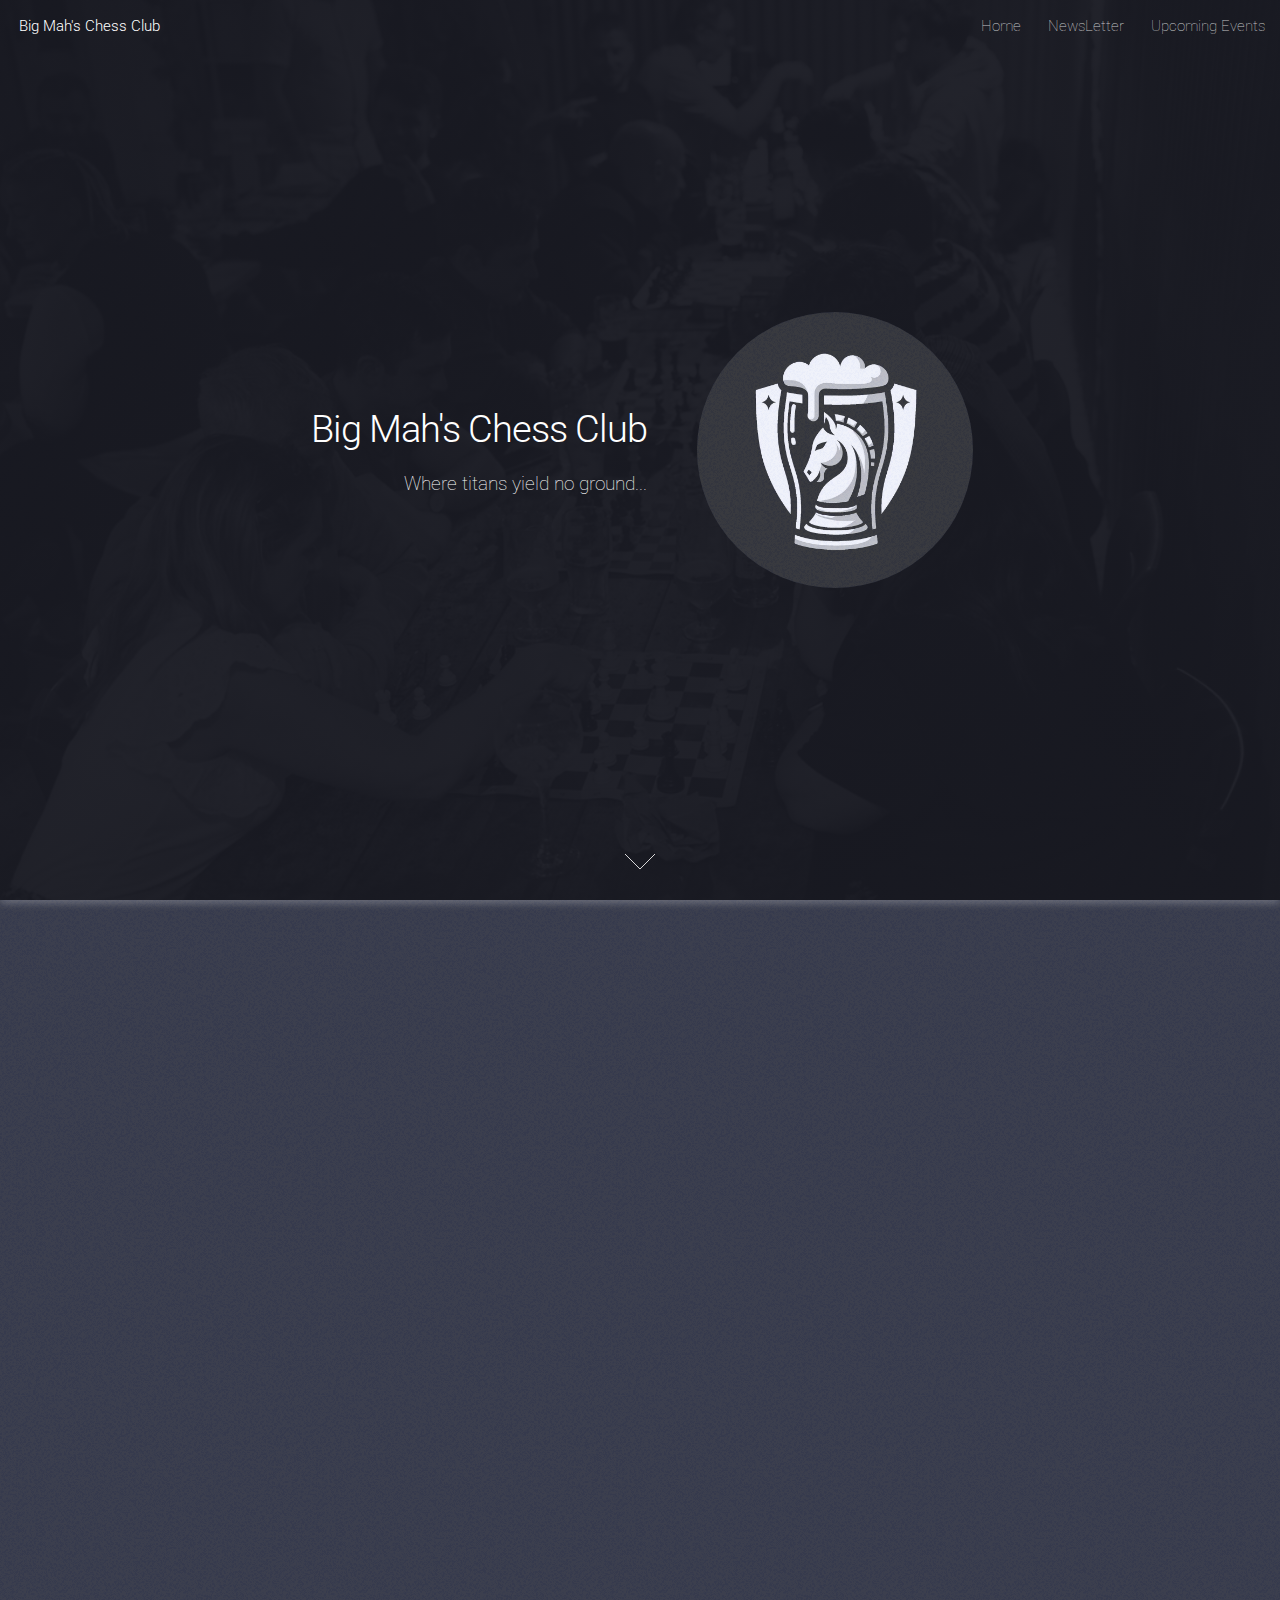
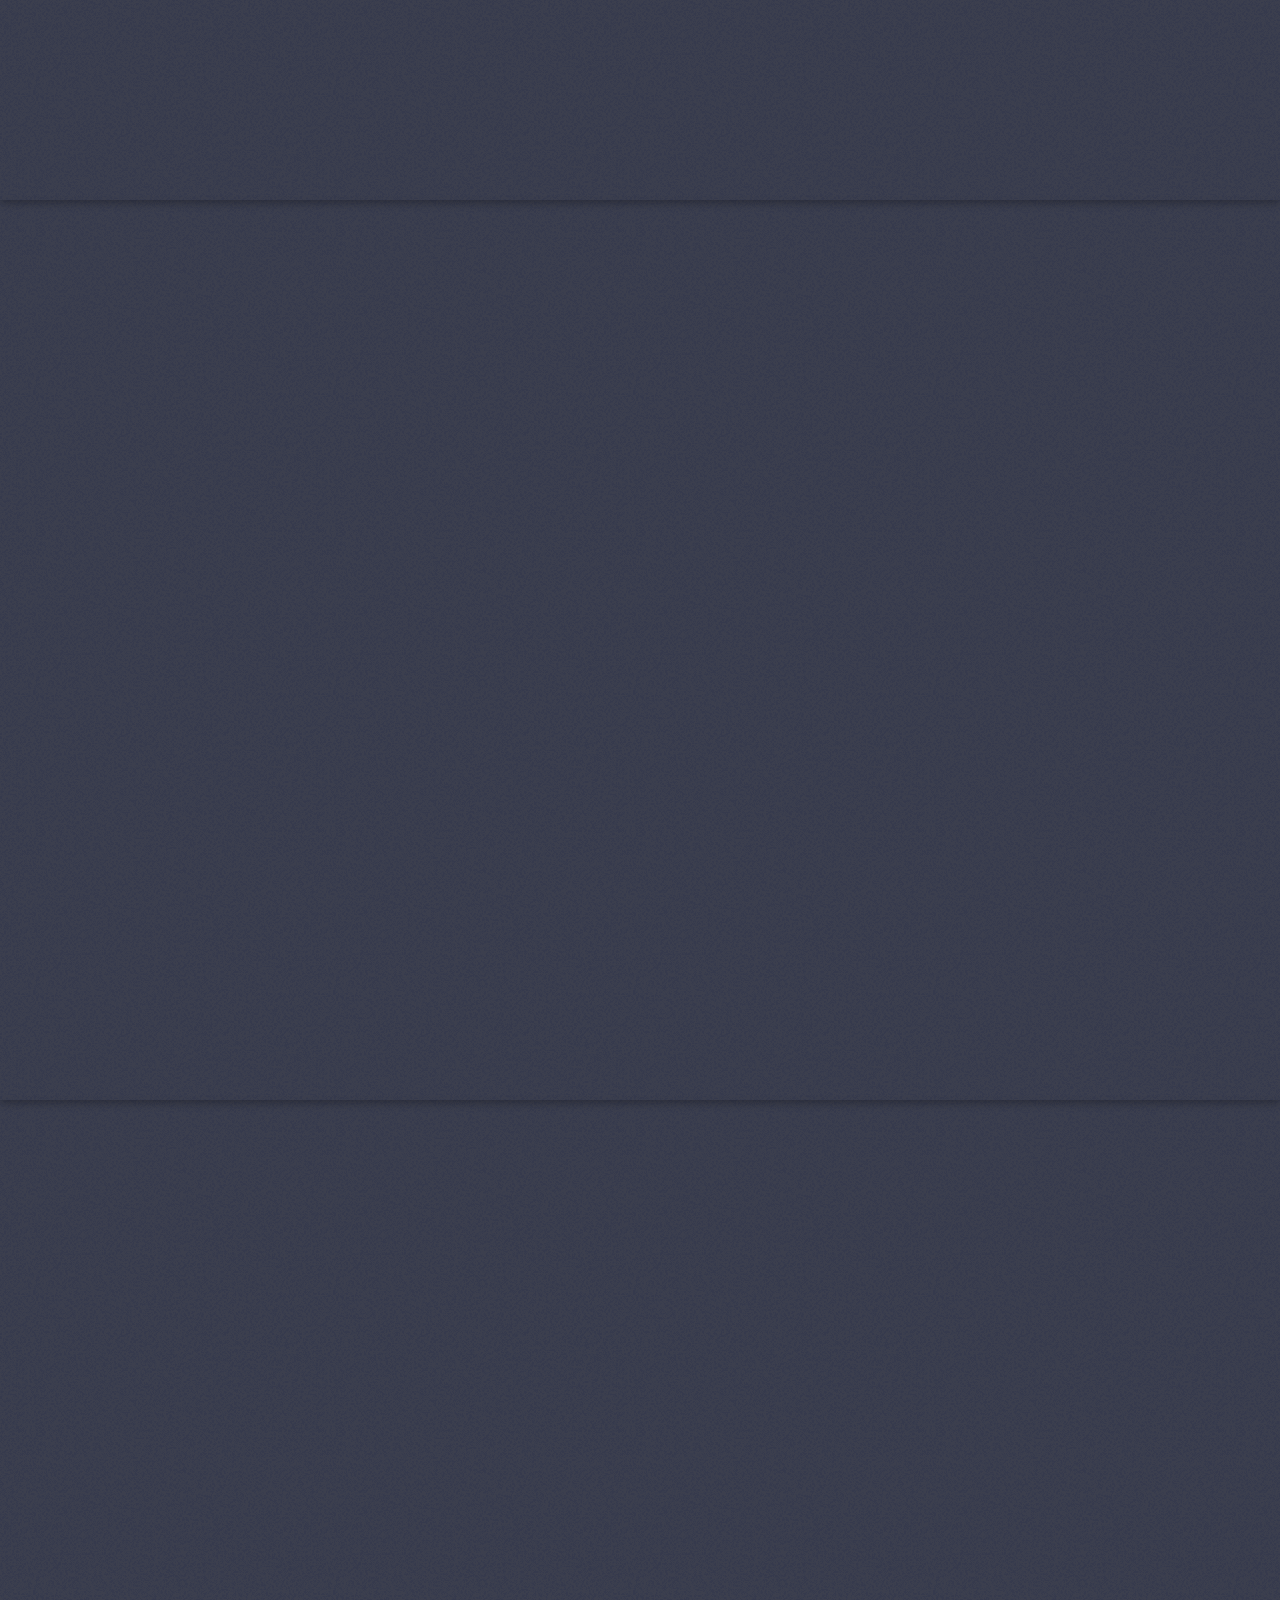
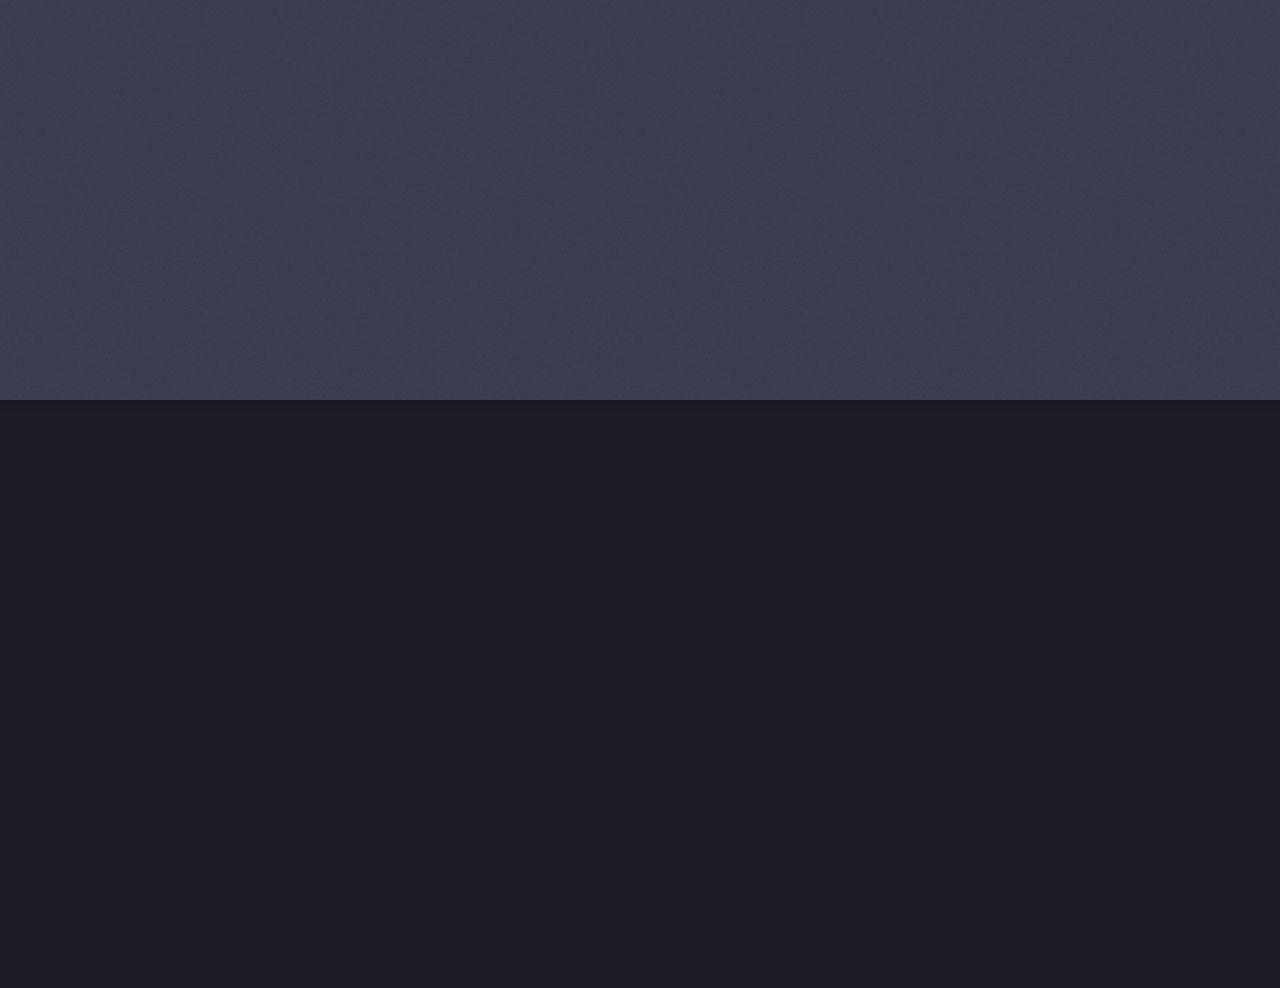
<file: index.html>
<!DOCTYPE HTML>
<!--
	Landed by HTML5 UP
	html5up.net | @ajlkn
	Free for personal and commercial use under the CCA 3.0 license (html5up.net/license)
-->
<html>
	<head>
		<title>Big Mah's Chess Club</title>
		<meta charset="utf-8" />
		<meta name="viewport" content="width=device-width, initial-scale=1, user-scalable=no" />
		<link rel="stylesheet" href="assets/css/main.css" />
		<noscript><link rel="stylesheet" href="assets/css/noscript.css" /></noscript>
	</head>
	<body class="is-preload landing">
		<div id="page-wrapper">

			<!-- Header -->
				<header id="header">
					<h1 id="logo"><a href="index.html">Big Mah's Chess Club</a></h1>
					<nav id="nav">
						<ul>
							<li><a href="index.html">Home</a></li>
							<li><a href="gallery.html">NewsLetter</a></li>
							<li><a href="https://linktr.ee/bigmahschessclub">Upcoming Events</a></li>
						</ul>
					</nav>
				</header>

			<!-- Banner -->
				<section id="banner">
					<div class="content">
						<header>
							<h2>Big Mah's Chess Club</h2>
							<p>Where titans yield no ground...</p>
						</header>
						<span class="image"><img src="images/bigmahlogo.jpg" alt="" /></span>
					</div>
					<a href="#one" class="goto-next scrolly">Next</a>
				</section>

			<!-- One -->
				<section id="one" class="spotlight style1 bottom">
					<span class="image fit main"><img src="images/bw/eimhinlen.jpeg" alt="" /></span>
					<div class="content">
						<div class="container">
							<div class="row">
								<div class="col-4 col-12-medium">
									
										<h2>What We Do</h2>
										<p>At Big Mah's Chess Club,
										We celebrate the beauty of chess and the joy it brings to enthusiasts of all skill levels.
										If you're looking for a welcoming and inclusive chess community in Cork,
										you've come to the right place! 
										</p>
									
								</div>
								<div class="col-4 col-12-medium">
									<h2>What We're About</h2>
									<p>We believe that chess is a game for everyone,
										 and there's no barrier to entry based on your skill level. 
										 Whether you're a seasoned player with years of experience or a beginner eager to learn the rules,
										you'll find a warm and supportive environment at Big Mah's Chess Club.</p>
								</div>
								<div class="col-4 col-12-medium">
									<h2>Where We Play
									</h2>
									<p>
										What could be better than enjoying a game of chess in the vibrant atmosphere of pubs and cafes across Cork?
										Our approach to hosting chess meetups in these cozy venues adds a vibrant social aspect to the games.
									</p>
								</div>
							</div>
						</div>
					</div>
					<a href="#two" class="goto-next scrolly">Next</a>
				</section>

			<!-- Two -->
				<section id="two" class="spotlight style2 right">
					<span class="image fit main"><img src="images/bw/handmove.jpeg" alt="" /></span>
					<div class="content">
						<header>
							<h2>No Pressure, All Fun</h2>
							<p>
								At Big Mahs Chess Club, we prioritize enjoyment and a stress-free environment. 
								There are no high-stakes competitions or pressure 
								– just a group of people having a great time over the board.</p>
						</header>
						<p>Join us for casual play sessions,
							 over-the-board tournaments that will put your skills to the test and friendly online events 
							 to sharpen your skills 
							 From beginners' guides to advanced techniques, there's something for everyone at our events.</p>
						<ul class="actions">
							<li><a href="/gallery.html" class="button">See Upcoming Events</a></li>
						</ul>
					</div>
					<a href="#three" class="goto-next scrolly">Next</a>
				</section>

			<!-- Three -->
				<section id="three" class="spotlight style3 left">
					<span class="image fit main bottom"><img src="images/bw/silvia.jpeg" alt="" /></span>
					<div class="content">
						<header>
							<h2>Embrace the challenge, make new friends</h2>
							<p>
								Explore some of our previous events and try your hand and Aniket's Puzzle of the Day showcased in our monthly newsletter</p>
						</header>
						
						<ul class="actions">
							<li><a href="/gallery.html" class="button">View Newsletter</a></li>
						</ul>
					</div>
					<a href="#four" class="goto-next scrolly">Next</a>
				</section>

			<!-- Four -->
				<section id="four" class="wrapper style1 special fade-up">
					<div class="container">
						<header class="major">
							<h2>Sounds Good? Join our group!</h2>
							
						</header>
						<div class="box alt">
							<div class="row gtr-uniform">
								<section class="col-4 col-6-medium col-12-xsmall">
									<span class="icon brands  major fa-facebook-f"></span>
									<h3>Facebook Group</h3>
									<p>Find posts about our latests and upcoming events</p>
									<p><a href="https://www.chess.com/club/big-mahs-chess-club/join/b49d21">Join</a></p>
								</section>
								<section class="col-4 col-6-medium col-12-xsmall">
									<span class="icon brands  major fa-instagram"></span>
									<h3>Instagram</h3>
									<p>Find photos and videos of our previous events</p>
									<p><a href="https://www.instagram.com/bigmahschessclub">Join</a></p>
								</section>
								<section class="col-4 col-6-medium col-12-xsmall">
									<span class="icon  major fas fa-chess-pawn"></span>
									<h3>Chess.com Club</h3>
									<p>Join us in our monthly online arena and daily tournaments</p>
									<p><a href="https://www.chess.com/club/big-mahs-chess-club">Join</a></p>
								</section>
							</div>
						</div>
					</div>
				</section>


		</div>

		<!-- Scripts -->
			<script src="assets/js/jquery.min.js"></script>
			<script src="assets/js/jquery.scrolly.min.js"></script>
			<script src="assets/js/jquery.dropotron.min.js"></script>
			<script src="assets/js/jquery.scrollex.min.js"></script>
			<script src="assets/js/browser.min.js"></script>
			<script src="assets/js/breakpoints.min.js"></script>
			<script src="assets/js/util.js"></script>
			<script src="assets/js/main.js"></script>

	</body>
</html>
</file>
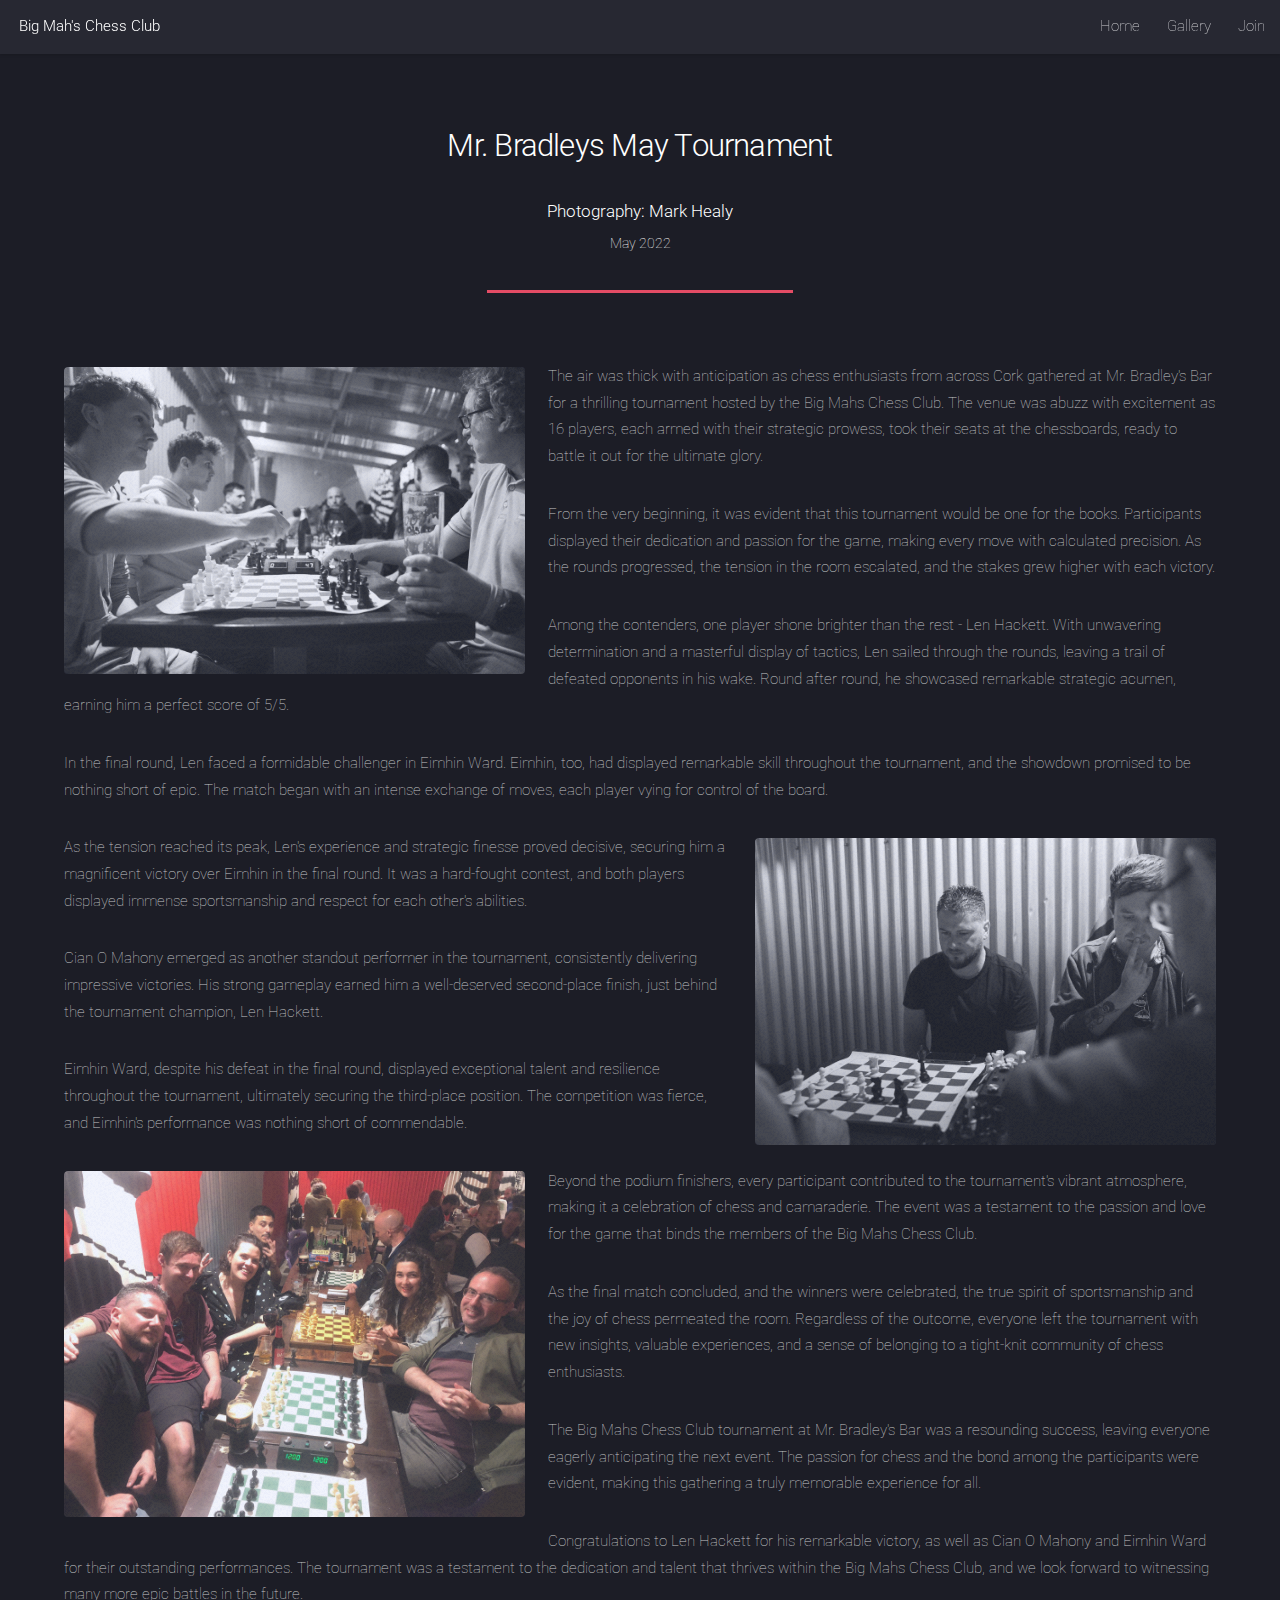
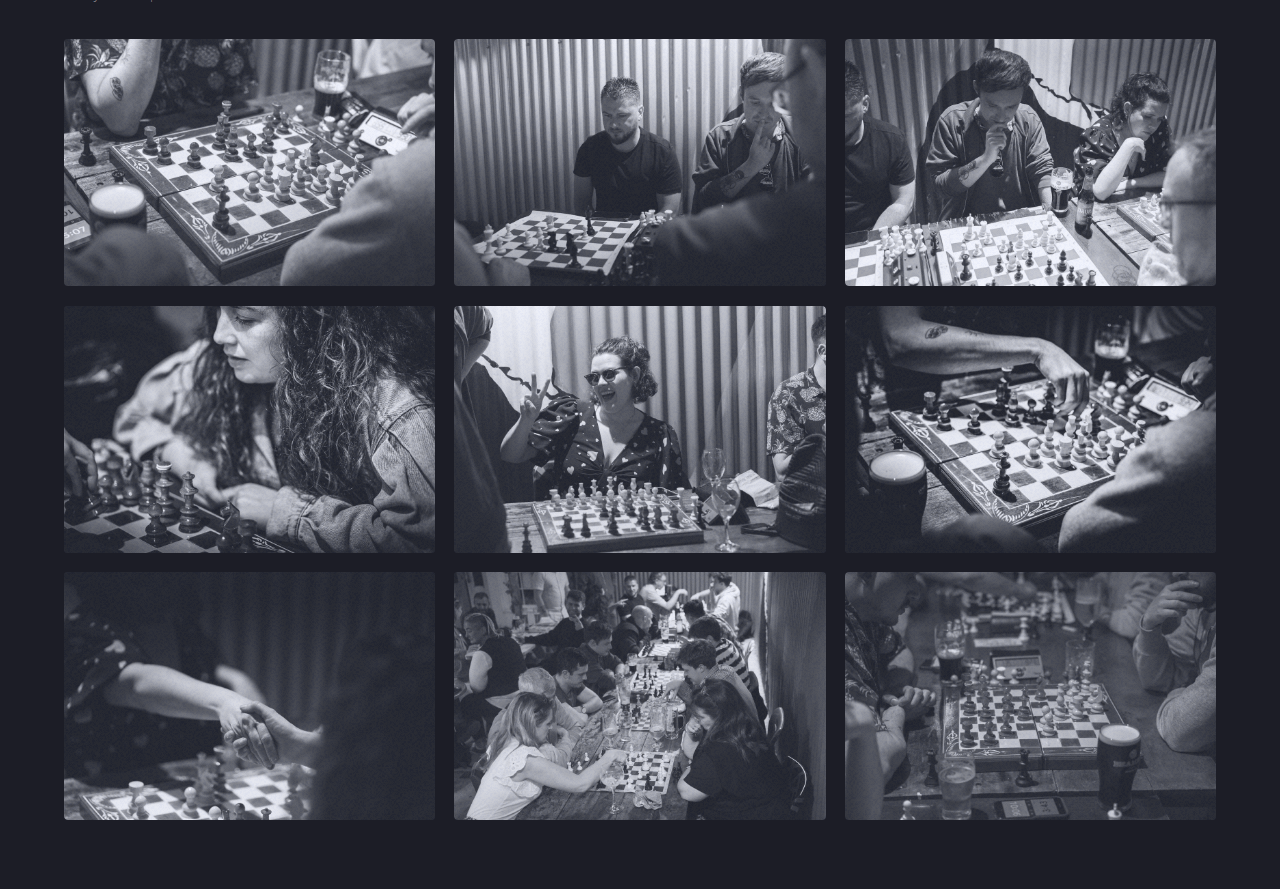
<file: elements.html>
<!DOCTYPE HTML>
<!--
	Landed by HTML5 UP
	html5up.net | @ajlkn
	Free for personal and commercial use under the CCA 3.0 license (html5up.net/license)
-->
<html>
	<head>
		<title>Elements - Landed by HTML5 UP</title>
		<meta charset="utf-8" />
		<meta name="viewport" content="width=device-width, initial-scale=1, user-scalable=no" />
		<link rel="stylesheet" href="assets/css/main.css" />
		<noscript><link rel="stylesheet" href="assets/css/noscript.css" /></noscript>
	</head>
	<body class="is-preload">
		<div id="page-wrapper">

			<!-- Header -->
			<header id="header">
				<h1 id="logo"><a href="index.html">Big Mah's Chess Club</a></h1>
				<nav id="nav">
					<ul>
						<li><a href="index.html">Home</a></li>
						<li><a href="gallery.html">Gallery</a></li>
						<li><a href="elements.html">Join</a></li>
					</ul>
				</nav>
			</header>

			<!-- Main -->
				<div id="main" class="wrapper style1">
					<div class="container">
						<header class="major">
							<h2>Mr. Bradleys May Tournament</h2>
							<h4>Photography: <a href="https://www.instagram.com/markusmillius/"> Mark Healy</a></h4>
							<p>May 2022</p>
						</header>
						<section>
							
							
							<p><span class="image left"><img src="images/bw/eimhinlen.jpeg" alt="" /></span>The air was thick with anticipation as chess enthusiasts from across Cork gathered at Mr. Bradley's Bar for a thrilling tournament hosted by the Big Mahs Chess Club. The venue was abuzz with excitement as 16 players, each armed with their strategic prowess, took their seats at the chessboards, ready to battle it out for the ultimate glory.</p>
							<p>From the very beginning, it was evident that this tournament would be one for the books. Participants displayed their dedication and passion for the game, making every move with calculated precision. As the rounds progressed, the tension in the room escalated, and the stakes grew higher with each victory.</p>
							<p>Among the contenders, one player shone brighter than the rest - Len Hackett. With unwavering determination and a masterful display of tactics, Len sailed through the rounds, leaving a trail of defeated opponents in his wake. Round after round, he showcased remarkable strategic acumen, earning him a perfect score of 5/5.</p>
							<p>In the final round, Len faced a formidable challenger in Eimhin Ward. Eimhin, too, had displayed remarkable skill throughout the tournament, and the showdown promised to be nothing short of epic. The match began with an intense exchange of moves, each player vying for control of the board.</p>
							<p><span class="image right"><img src="images/bw/cian.jpeg" alt="" /></span>As the tension reached its peak, Len's experience and strategic finesse proved decisive, securing him a magnificent victory over Eimhin in the final round. It was a hard-fought contest, and both players displayed immense sportsmanship and respect for each other's abilities.</p>
							<p>Cian O Mahony emerged as another standout performer in the tournament, consistently delivering impressive victories. His strong gameplay earned him a well-deserved second-place finish, just behind the tournament champion, Len Hackett.</p>
							<p>Eimhin Ward, despite his defeat in the final round, displayed exceptional talent and resilience throughout the tournament, ultimately securing the third-place position. The competition was fierce, and Eimhin's performance was nothing short of commendable.</p>
							<p><span class="image left"><img src="images/groupbright.jpeg" alt="" /></span>Beyond the podium finishers, every participant contributed to the tournament's vibrant atmosphere, making it a celebration of chess and camaraderie. The event was a testament to the passion and love for the game that binds the members of the Big Mahs Chess Club.</p>
							<p>As the final match concluded, and the winners were celebrated, the true spirit of sportsmanship and the joy of chess permeated the room. Regardless of the outcome, everyone left the tournament with new insights, valuable experiences, and a sense of belonging to a tight-knit community of chess enthusiasts.</p>
							<p>The Big Mahs Chess Club tournament at Mr. Bradley's Bar was a resounding success, leaving everyone eagerly anticipating the next event. The passion for chess and the bond among the participants were evident, making this gathering a truly memorable experience for all.</p>
							<p>Congratulations to Len Hackett for his remarkable victory, as well as Cian O Mahony and Eimhin Ward for their outstanding performances. The tournament was a testament to the dedication and talent that thrives within the Big Mahs Chess Club, and we look forward to witnessing many more epic battles in the future.</p>
							<div class="box alt">
								<div class="row gtr-50 gtr-uniform">
									<div class="col-4 col-6-xsmall"><span class="image fit"><img class="hooverable" src="images/bw/boardview.jpeg" alt="" /></span></div>
									<div class="col-4 col-6-xsmall"><span class="image fit"><img class="hooverable" src="images/bw/cian.jpeg" alt="" /></span></div>
									<div class="col-4 col-6-xsmall"><span class="image fit"><img class="hooverable" src="images/bw/rux.jpeg" alt="" /></span></div>
									<div class="col-4 col-6-xsmall"><span class="image fit"><img class="hooverable" src="images/bw/silvia.jpeg" alt="" /></span></div>
									<div class="col-4 col-6-xsmall"><span class="image fit"><img class="hooverable" src="images/bw/peace.jpeg" alt="" /></span></div>
									<div class="col-4 col-6-xsmall"><span class="image fit"><img class="hooverable" src="images/bw/handmove.jpeg" alt="" /></span></div>
									<div class="col-4 col-6-xsmall"><span class="image fit"><img class="hooverable" src="images/bw/handshake.jpeg" alt="" /></span></div>
									<div class="col-4 col-6-xsmall"><span class="image fit"><img class="hooverable" src="images/bw/groupshot.jpeg" alt="" /></span></div>
									<div class="col-4 col-6-xsmall"><span class="image fit"><img class="hooverable" src="images/bw/sidechess.jpeg" alt="" /></span></div>
								</div>
							</div>
						</section>
					
					</div>
				</div>

			<!-- Footer
				<footer id="footer">
					<ul class="icons">
						<li><a href="#" class="icon brands alt fa-twitter"><span class="label">Twitter</span></a></li>
						<li><a href="#" class="icon brands alt fa-facebook-f"><span class="label">Facebook</span></a></li>
						<li><a href="#" class="icon brands alt fa-linkedin-in"><span class="label">LinkedIn</span></a></li>
						<li><a href="#" class="icon brands alt fa-instagram"><span class="label">Instagram</span></a></li>
						<li><a href="#" class="icon brands alt fa-github"><span class="label">GitHub</span></a></li>
						<li><a href="#" class="icon solid alt fa-envelope"><span class="label">Email</span></a></li>
					</ul>
					<ul class="copyright">
						<li>&copy; Untitled. All rights reserved.</li><li>Design: <a href="http://html5up.net">HTML5 UP</a></li>
					</ul>
				</footer> -->

		</div>

		<!-- Scripts -->
			<script src="assets/js/jquery.min.js"></script>
			<script src="assets/js/jquery.scrolly.min.js"></script>
			<script src="assets/js/jquery.dropotron.min.js"></script>
			<script src="assets/js/jquery.scrollex.min.js"></script>
			<script src="assets/js/browser.min.js"></script>
			<script src="assets/js/breakpoints.min.js"></script>
			<script src="assets/js/util.js"></script>
			<script src="assets/js/main.js"></script>

	</body>
</html>
</file>
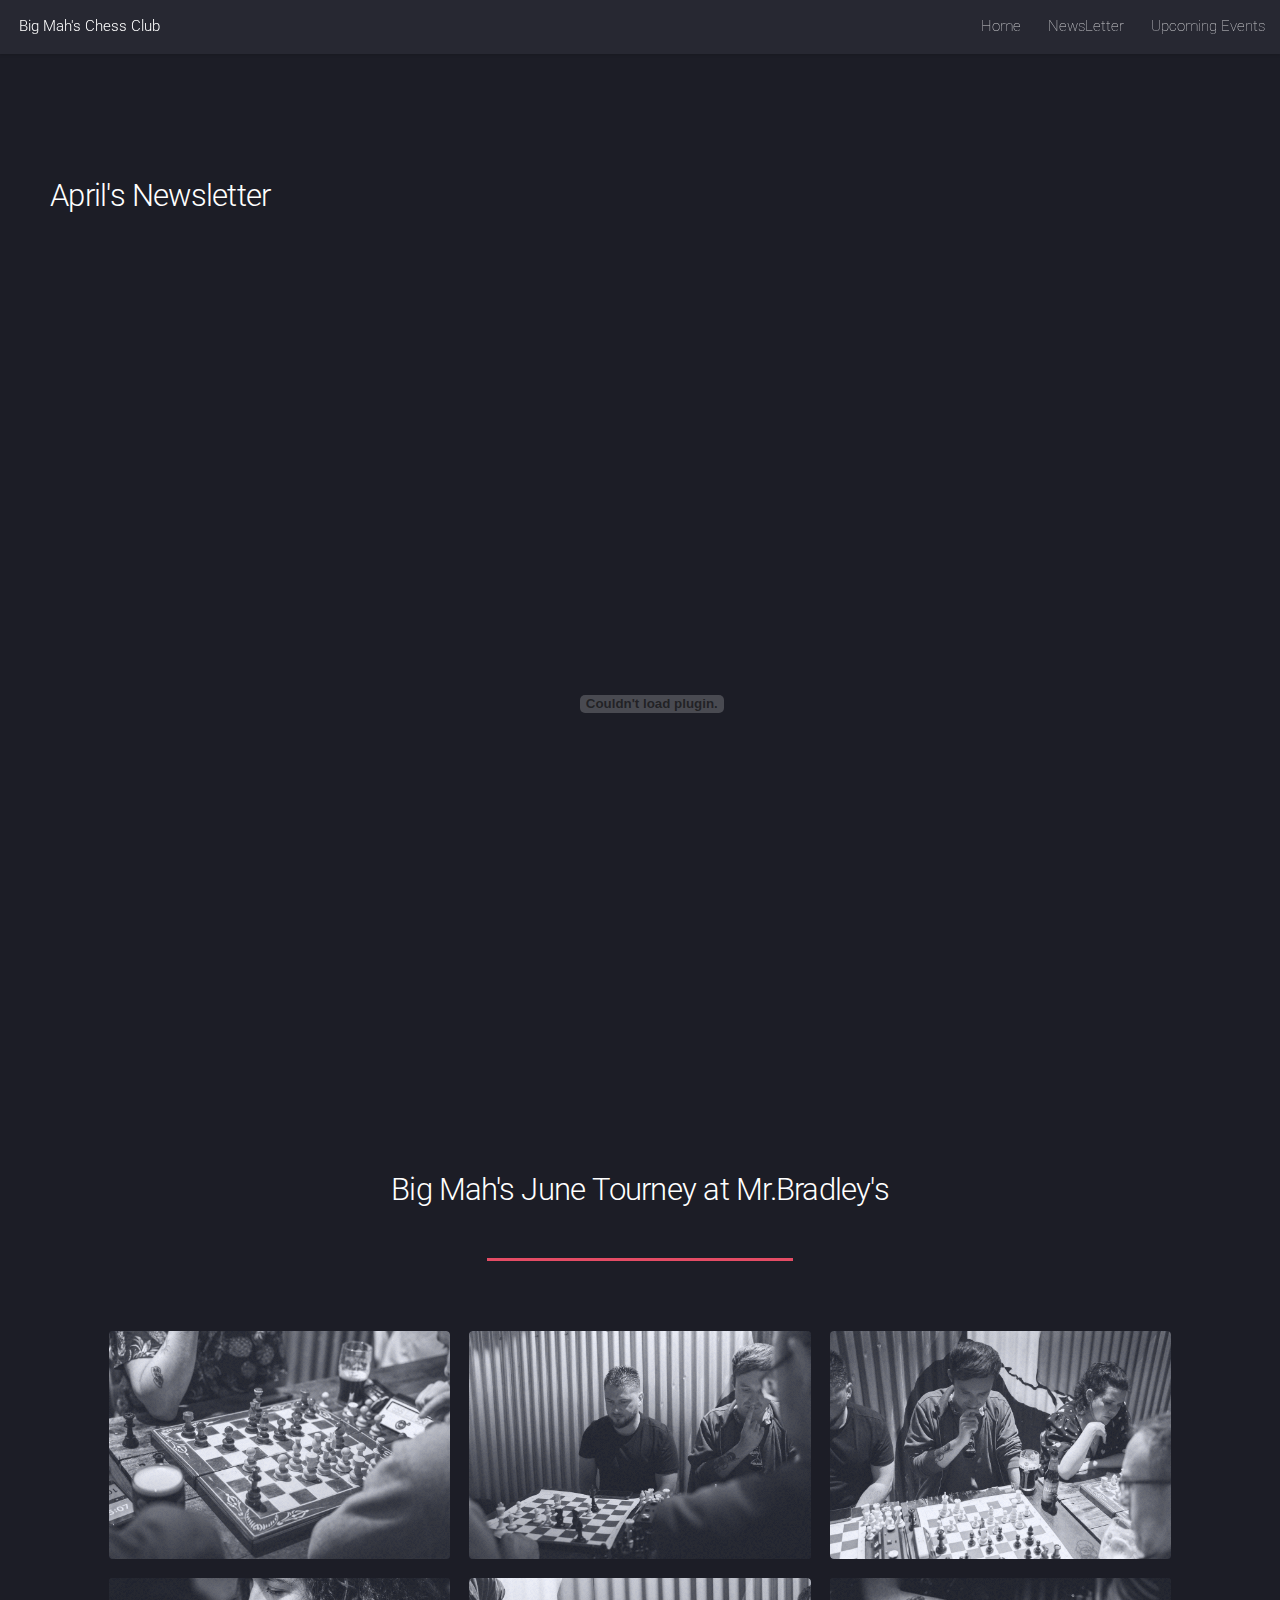
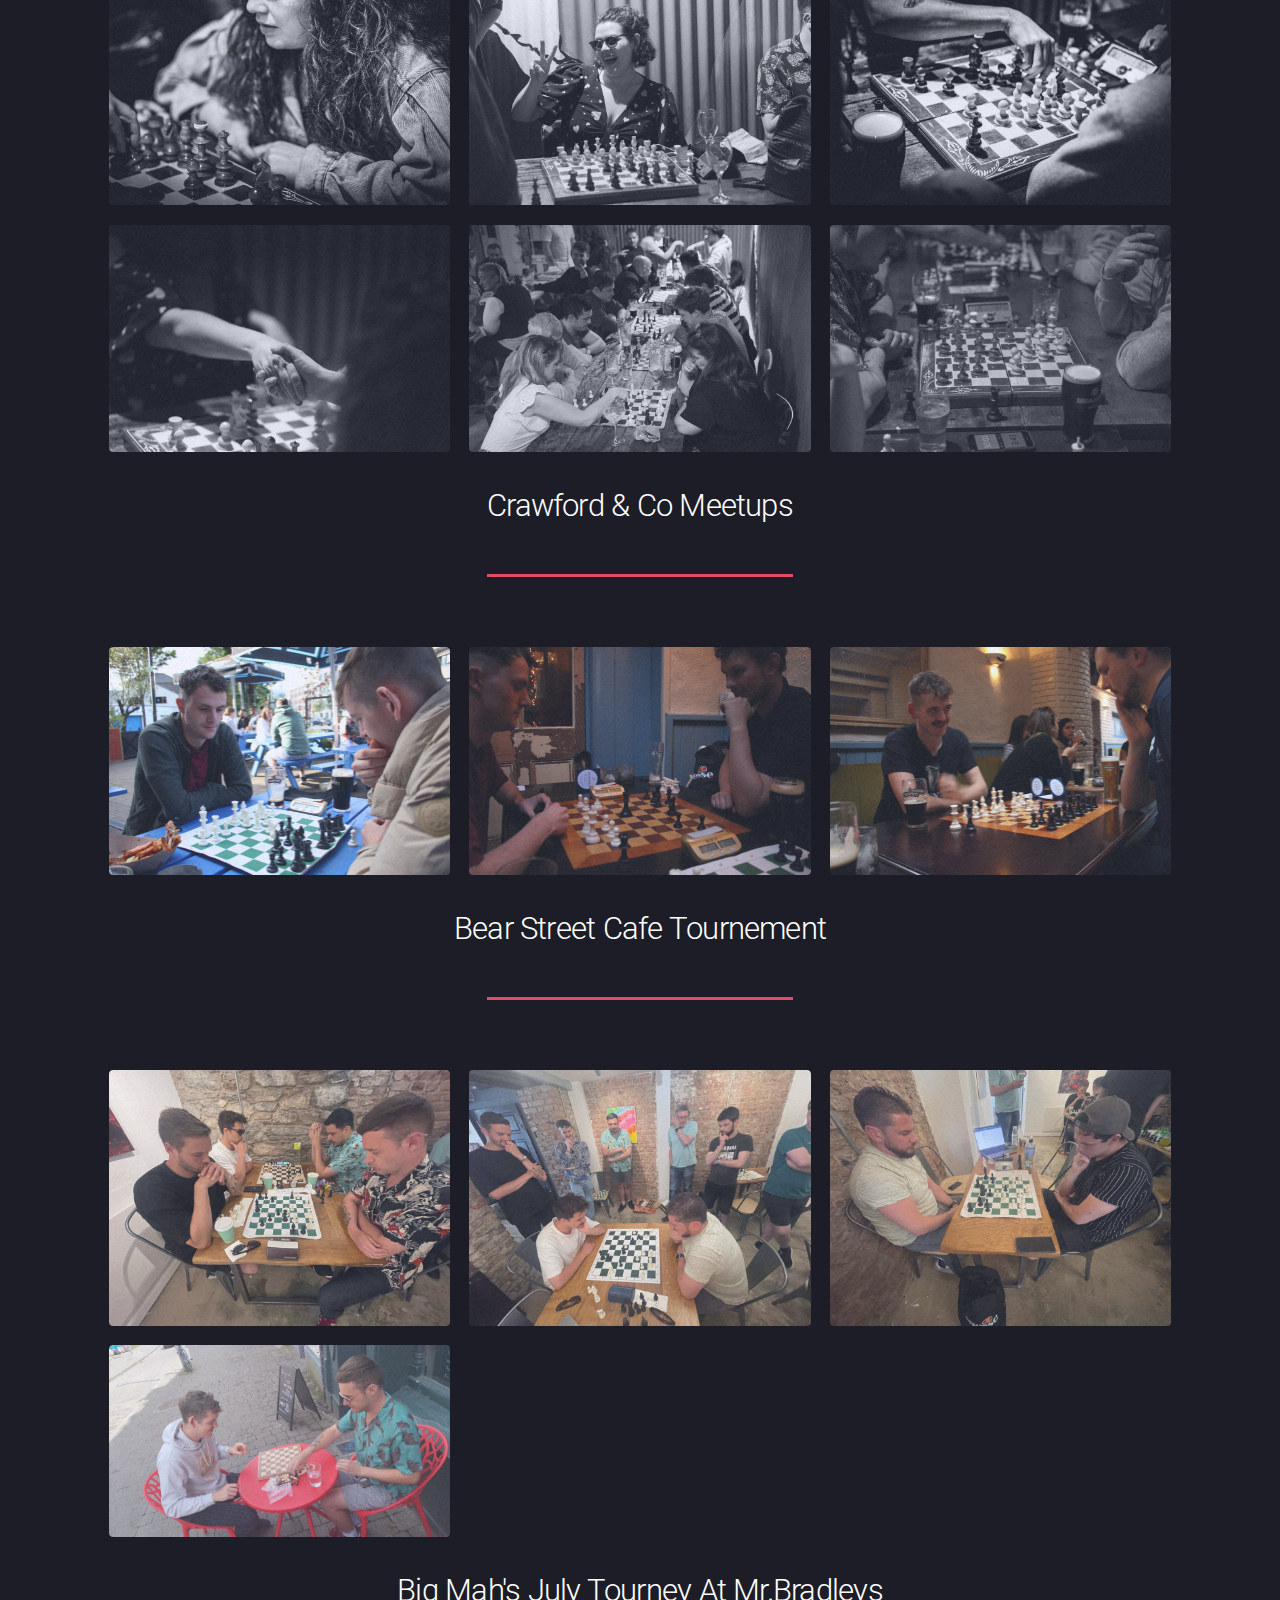
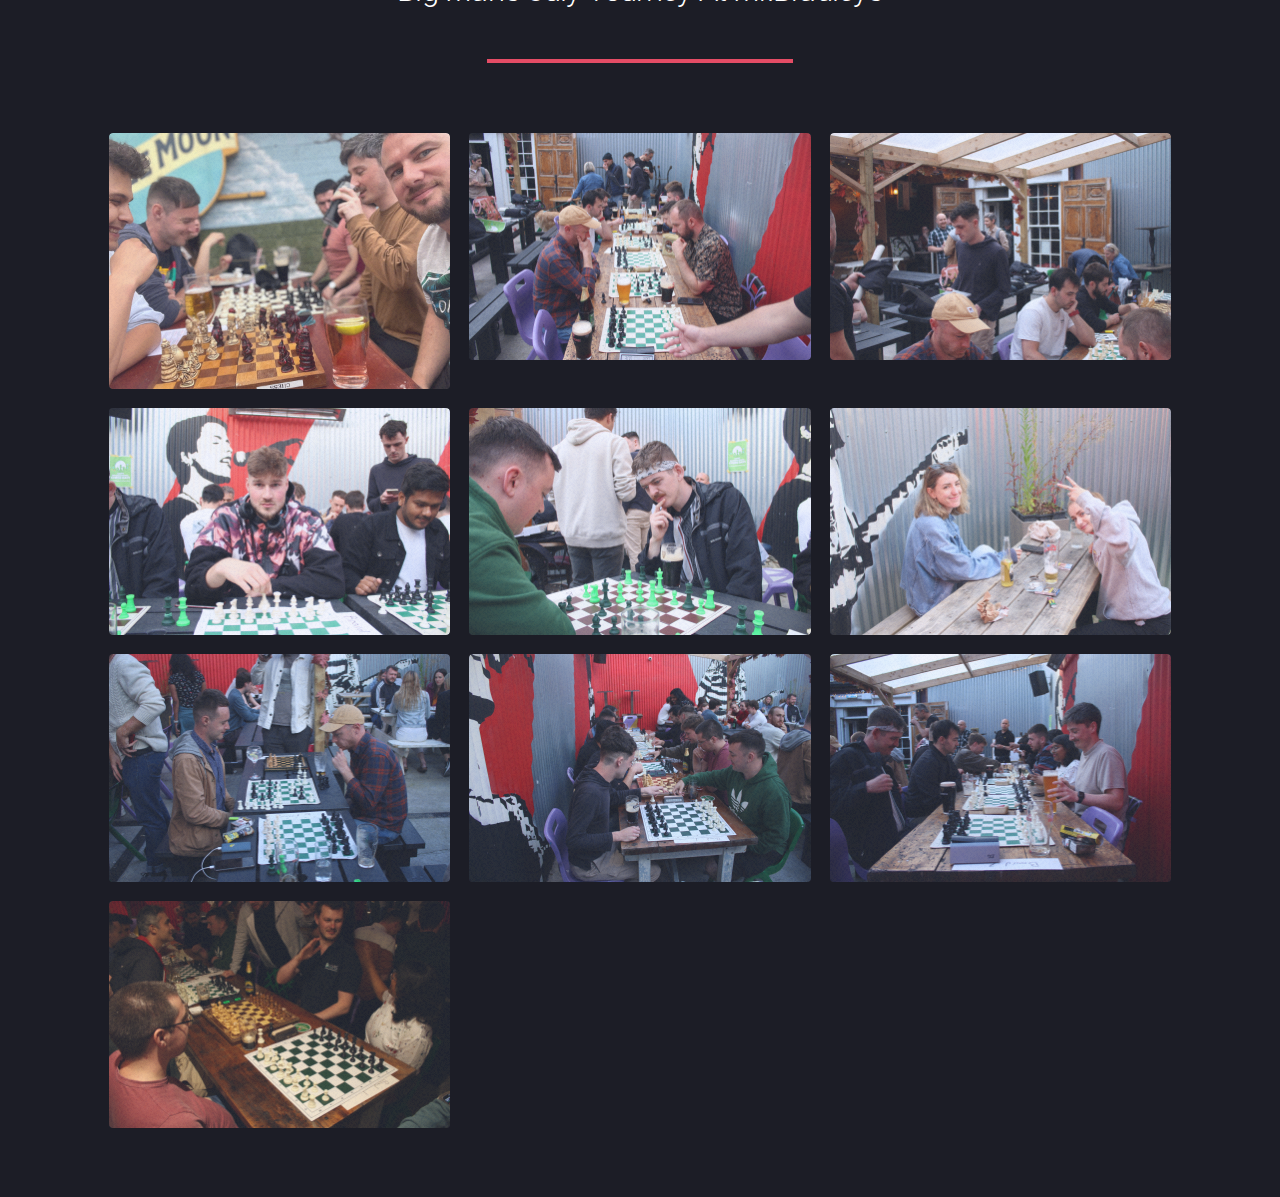
<file: gallery.html>
<!DOCTYPE HTML>
<!--
	Landed by HTML5 UP
	html5up.net | @ajlkn
	Free for personal and commercial use under the CCA 3.0 license (html5up.net/license)
-->
<html>
	<head>
		<title>News Letter & Events</title>
		<meta charset="utf-8" />
		<meta name="viewport" content="width=device-width, initial-scale=1, user-scalable=no" />
		<link rel="stylesheet" href="assets/css/main.css" />
		<noscript><link rel="stylesheet" href="assets/css/noscript.css" /></noscript>
	</head>
	



		<div id="page-wrapper">

			<!-- Header -->
				<header id="header">
					<h1 id="logo"><a href="index.html">Big Mah's Chess Club</a></h1>
					<nav id="nav">
						<ul>
							<li><a href="index.html">Home</a></li>
							<li><a href="gallery.html">NewsLetter</a></li>
							<li><a href="https://linktr.ee/bigmahschessclub">Upcoming Events</a></li>
						</ul>
					</nav>
				</header>

			<!-- Main -->
				<div id="main" class="wrapper style1">
					<style>
						.pdf {
							width: 100%;
							aspect-ratio: 4 / 3;
						}
					
						.pdf,
						html,
						body {
							height: 100%;
							margin: 1%;
							padding: 1%;
						}
					
						h1,
						h3 {
							text-align: center;
						}
					
					</style>
					<body class="is-preload">
				
						<body>
							<h2>April's Newsletter</h2>
							<object class="pdf" 
									data="assets/Big Mah's Newsletter Vol 1.pdf"
									width="800"
									height="500">
							</object>
					</body>
					<div class="container">
						<header class="major">
							<h2>Big Mah's June Tourney at Mr.Bradley's</h2>
						</header>
						<!-- Image -->
						<section>
							<div class="box alt">
								<div class="row gtr-50 gtr-uniform">
									<div class="col-4 col-6-xsmall hover"><span class="image fit"><img src="images/bw/boardview.jpeg" alt="" /></span></div>
									<div class="col-4 col-6-xsmall hover"><span class="image fit"><img src="images/bw/cian.jpeg" alt="" /></span></div>
									<div class="col-4 col-6-xsmall"><span class="image fit"><img src="images/bw/rux.jpeg" alt="" /></span></div>
									<div class="col-4 col-6-xsmall"><span class="image fit"><img src="images/bw/silvia.jpeg" alt="" /></span></div>
									<div class="col-4 col-6-xsmall"><span class="image fit"><img src="images/bw/peace.jpeg" alt="" /></span></div>
									<div class="col-4 col-6-xsmall"><span class="image fit"><img src="images/bw/handmove.jpeg" alt="" /></span></div>
									<div class="col-4 col-6-xsmall"><span class="image fit"><img src="images/bw/handshake.jpeg" alt="" /></span></div>
									<div class="col-4 col-6-xsmall"><span class="image fit"><img src="images/bw/groupshot.jpeg" alt="" /></span></div>
									<div class="col-4 col-6-xsmall"><span class="image fit"><img src="images/bw/sidechess.jpeg" alt="" /></span></div>
								</div>
							</div>
						</section>

					</div>

					<div class="container">
						<header class="major">
							<h2>Crawford & Co Meetups</h2>
						</header>
						<!-- Image -->
						<section>
							<div class="box alt">
								<div class="row gtr-50 gtr-uniform">
									<div class="col-4 col-6-xsmall hover"><span class="image fit"><img src="images/wings/IMG_1600.JPG" alt="" /></span></div>
									<div class="col-4 col-6-xsmall"><span class="image fit"><img src="images/wings/IMG_1623.JPG" alt="" /></span></div>
									<div class="col-4 col-6-xsmall"><span class="image fit"><img src="images/wings/IMG_1614.JPG" alt="" /></span></div>
								
								</div>
							</div>
						</section>

					</div>

					<div class="container">
						<header class="major">
							<h2>Bear Street Cafe Tournement</h2>
						</header>
						<!-- Image -->
						<section>
							<div class="box alt">
								<div class="row gtr-50 gtr-uniform">
									<div class="col-4 col-6-xsmall hover"><span class="image fit"><img src="images/Bear/bear1.jpeg" alt="" /></span></div>
									<div class="col-4 col-6-xsmall hover"><span class="image fit"><img src="images/Bear/beargroup.jpeg" alt="" /></span></div>
									<div class="col-4 col-6-xsmall"><span class="image fit"><img src="images/Bear/ciansteve.jpeg" alt="" /></span></div>
									<div class="col-4 col-6-xsmall"><span class="image fit"><img src="images/Bear/mossyrux.jpeg" alt="" /></span></div>
								</div>
							</div>
						</section>

					</div>

					<div class="container">
						<header class="major">
							<h2>Big Mah's July Tourney At Mr.Bradleys</h2>
						</header>
						<!-- Image -->
						<section>
							<div class="box alt">
								<div class="row gtr-50 gtr-uniform">
									
									<div class="col-4 col-6-xsmall hover"><span class="image fit"><img src="images/bradleys2/ciansmile.jpeg" alt="" /></span></div>
									<div class="col-4 col-6-xsmall"><span class="image fit"><img src="images/bradleys2/IMG_1631.JPG" alt="" /></span></div>
									<div class="col-4 col-6-xsmall"><span class="image fit"><img src="images/bradleys2/IMG_1633.JPG" alt="" /></span></div>
									<div class="col-4 col-6-xsmall"><span class="image fit"><img src="images/bradleys2/IMG_1636.JPG" alt="" /></span></div>
									<div class="col-4 col-6-xsmall"><span class="image fit"><img src="images/bradleys2/IMG_1639.JPG" alt="" /></span></div>
									
									<div class="col-4 col-6-xsmall"><span class="image fit"><img src="images/bradleys2/IMG_1646.JPG" alt="" /></span></div>
									<div class="col-4 col-6-xsmall"><span class="image fit"><img src="images/bradleys2/IMG_1648.JPG" alt="" /></span></div>
									<div class="col-4 col-6-xsmall"><span class="image fit"><img src="images/bradleys2/IMG_1650.JPG" alt="" /></span></div>
									<div class="col-4 col-6-xsmall"><span class="image fit"><img src="images/bradleys2/IMG_1651.JPG" alt="" /></span></div>
									<div class="col-4 col-6-xsmall"><span class="image fit"><img src="images/bradleys2/IMG_1675.JPG" alt="" /></span></div>

									
								</div>
							</div>
						</section>

					</div>
				</div>


		</div>

		<!-- Scripts -->
			<script src="assets/js/jquery.min.js"></script>
			<script src="assets/js/jquery.scrolly.min.js"></script>
			<script src="assets/js/jquery.dropotron.min.js"></script>
			<script src="assets/js/jquery.scrollex.min.js"></script>
			<script src="assets/js/browser.min.js"></script>
			<script src="assets/js/breakpoints.min.js"></script>
			<script src="assets/js/util.js"></script>
			<script src="assets/js/main.js"></script>

	</body>
</html>
</file>
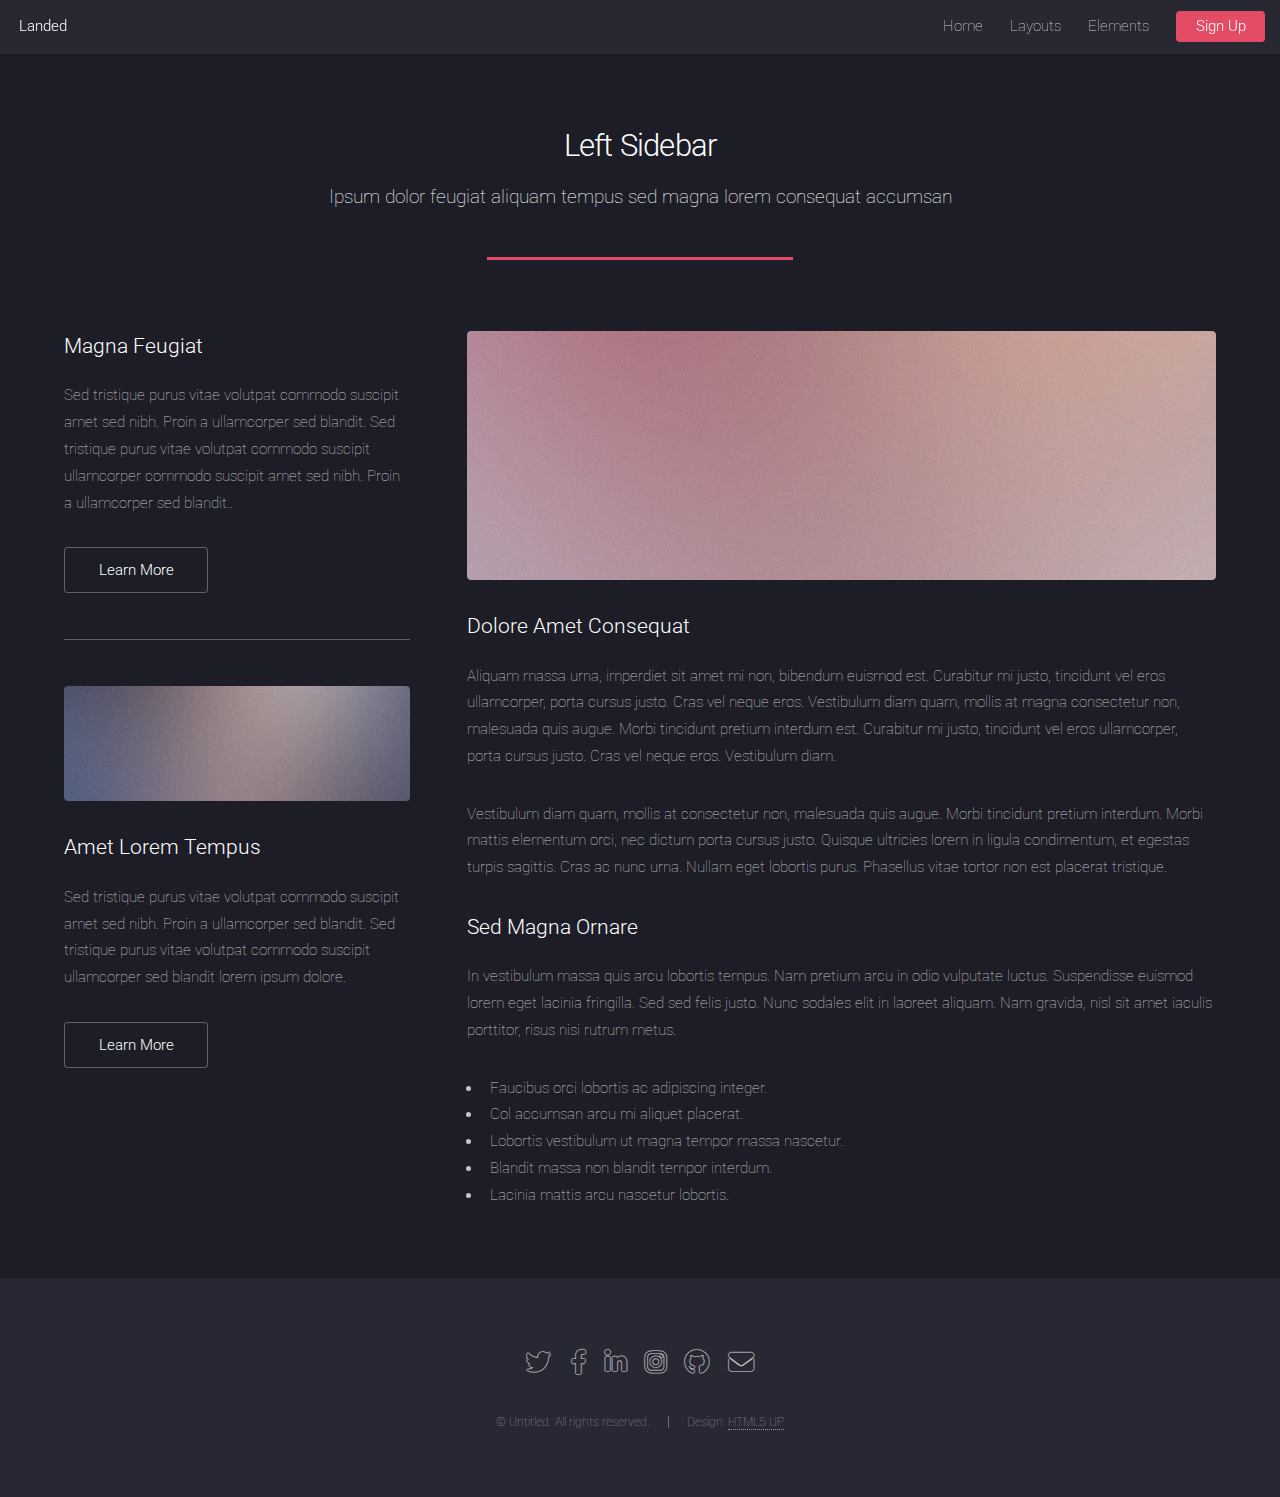
<file: left-sidebar.html>
<!DOCTYPE HTML>
<!--
	Landed by HTML5 UP
	html5up.net | @ajlkn
	Free for personal and commercial use under the CCA 3.0 license (html5up.net/license)
-->
<html>
	<head>
		<title>Left Sidebar - Landed by HTML5 UP</title>
		<meta charset="utf-8" />
		<meta name="viewport" content="width=device-width, initial-scale=1, user-scalable=no" />
		<link rel="stylesheet" href="assets/css/main.css" />
		<noscript><link rel="stylesheet" href="assets/css/noscript.css" /></noscript>
	</head>
	<body class="is-preload">
		<div id="page-wrapper">

			<!-- Header -->
				<header id="header">
					<h1 id="logo"><a href="index.html">Landed</a></h1>
					<nav id="nav">
						<ul>
							<li><a href="index.html">Home</a></li>
							<li>
								<a href="#">Layouts</a>
								<ul>
									<li><a href="left-sidebar.html">Left Sidebar</a></li>
									<li><a href="right-sidebar.html">Right Sidebar</a></li>
									<li><a href="no-sidebar.html">No Sidebar</a></li>
									<li>
										<a href="#">Submenu</a>
										<ul>
											<li><a href="#">Option 1</a></li>
											<li><a href="#">Option 2</a></li>
											<li><a href="#">Option 3</a></li>
											<li><a href="#">Option 4</a></li>
										</ul>
									</li>
								</ul>
							</li>
							<li><a href="elements.html">Elements</a></li>
							<li><a href="#" class="button primary">Sign Up</a></li>
						</ul>
					</nav>
				</header>

			<!-- Main -->
				<div id="main" class="wrapper style1">
					<div class="container">
						<header class="major">
							<h2>Left Sidebar</h2>
							<p>Ipsum dolor feugiat aliquam tempus sed magna lorem consequat accumsan</p>
						</header>
						<div class="row gtr-150">
							<div class="col-4 col-12-medium">

								<!-- Sidebar -->
									<section id="sidebar">
										<section>
											<h3>Magna Feugiat</h3>
											<p>Sed tristique purus vitae volutpat commodo suscipit amet sed nibh. Proin a ullamcorper sed blandit. Sed tristique purus vitae volutpat commodo suscipit ullamcorper commodo suscipit amet sed nibh. Proin a ullamcorper sed blandit..</p>
											<footer>
												<ul class="actions">
													<li><a href="#" class="button">Learn More</a></li>
												</ul>
											</footer>
										</section>
										<hr />
										<section>
											<a href="#" class="image fit"><img src="images/pic06.jpg" alt="" /></a>
											<h3>Amet Lorem Tempus</h3>
											<p>Sed tristique purus vitae volutpat commodo suscipit amet sed nibh. Proin a ullamcorper sed blandit. Sed tristique purus vitae volutpat commodo suscipit ullamcorper sed blandit lorem ipsum dolore.</p>
											<footer>
												<ul class="actions">
													<li><a href="#" class="button">Learn More</a></li>
												</ul>
											</footer>
										</section>
									</section>

							</div>
							<div class="col-8 col-12-medium imp-medium">

								<!-- Content -->
									<section id="content">
										<a href="#" class="image fit"><img src="images/pic05.jpg" alt="" /></a>
										<h3>Dolore Amet Consequat</h3>
										<p>Aliquam massa urna, imperdiet sit amet mi non, bibendum euismod est. Curabitur mi justo, tincidunt vel eros ullamcorper, porta cursus justo. Cras vel neque eros. Vestibulum diam quam, mollis at magna consectetur non, malesuada quis augue. Morbi tincidunt pretium interdum est. Curabitur mi justo, tincidunt vel eros ullamcorper, porta cursus justo. Cras vel neque eros. Vestibulum diam.</p>
										<p>Vestibulum diam quam, mollis at consectetur non, malesuada quis augue. Morbi tincidunt pretium interdum. Morbi mattis elementum orci, nec dictum porta cursus justo. Quisque ultricies lorem in ligula condimentum, et egestas turpis sagittis. Cras ac nunc urna. Nullam eget lobortis purus. Phasellus vitae tortor non est placerat tristique.</p>
										<h3>Sed Magna Ornare</h3>
										<p>In vestibulum massa quis arcu lobortis tempus. Nam pretium arcu in odio vulputate luctus. Suspendisse euismod lorem eget lacinia fringilla. Sed sed felis justo. Nunc sodales elit in laoreet aliquam. Nam gravida, nisl sit amet iaculis porttitor, risus nisi rutrum metus.</p>
										<ul>
											<li>Faucibus orci lobortis ac adipiscing integer.</li>
											<li>Col accumsan arcu mi aliquet placerat.</li>
											<li>Lobortis vestibulum ut magna tempor massa nascetur.</li>
											<li>Blandit massa non blandit tempor interdum.</li>
											<li>Lacinia mattis arcu nascetur lobortis.</li>
										</ul>
									</section>

							</div>
						</div>
					</div>
				</div>

			<!-- Footer -->
				<footer id="footer">
					<ul class="icons">
						<li><a href="#" class="icon brands alt fa-twitter"><span class="label">Twitter</span></a></li>
						<li><a href="#" class="icon brands alt fa-facebook-f"><span class="label">Facebook</span></a></li>
						<li><a href="#" class="icon brands alt fa-linkedin-in"><span class="label">LinkedIn</span></a></li>
						<li><a href="#" class="icon brands alt fa-instagram"><span class="label">Instagram</span></a></li>
						<li><a href="#" class="icon brands alt fa-github"><span class="label">GitHub</span></a></li>
						<li><a href="#" class="icon solid alt fa-envelope"><span class="label">Email</span></a></li>
					</ul>
					<ul class="copyright">
						<li>&copy; Untitled. All rights reserved.</li><li>Design: <a href="http://html5up.net">HTML5 UP</a></li>
					</ul>
				</footer>

		</div>

		<!-- Scripts -->
			<script src="assets/js/jquery.min.js"></script>
			<script src="assets/js/jquery.scrolly.min.js"></script>
			<script src="assets/js/jquery.dropotron.min.js"></script>
			<script src="assets/js/jquery.scrollex.min.js"></script>
			<script src="assets/js/browser.min.js"></script>
			<script src="assets/js/breakpoints.min.js"></script>
			<script src="assets/js/util.js"></script>
			<script src="assets/js/main.js"></script>

	</body>
</html>
</file>
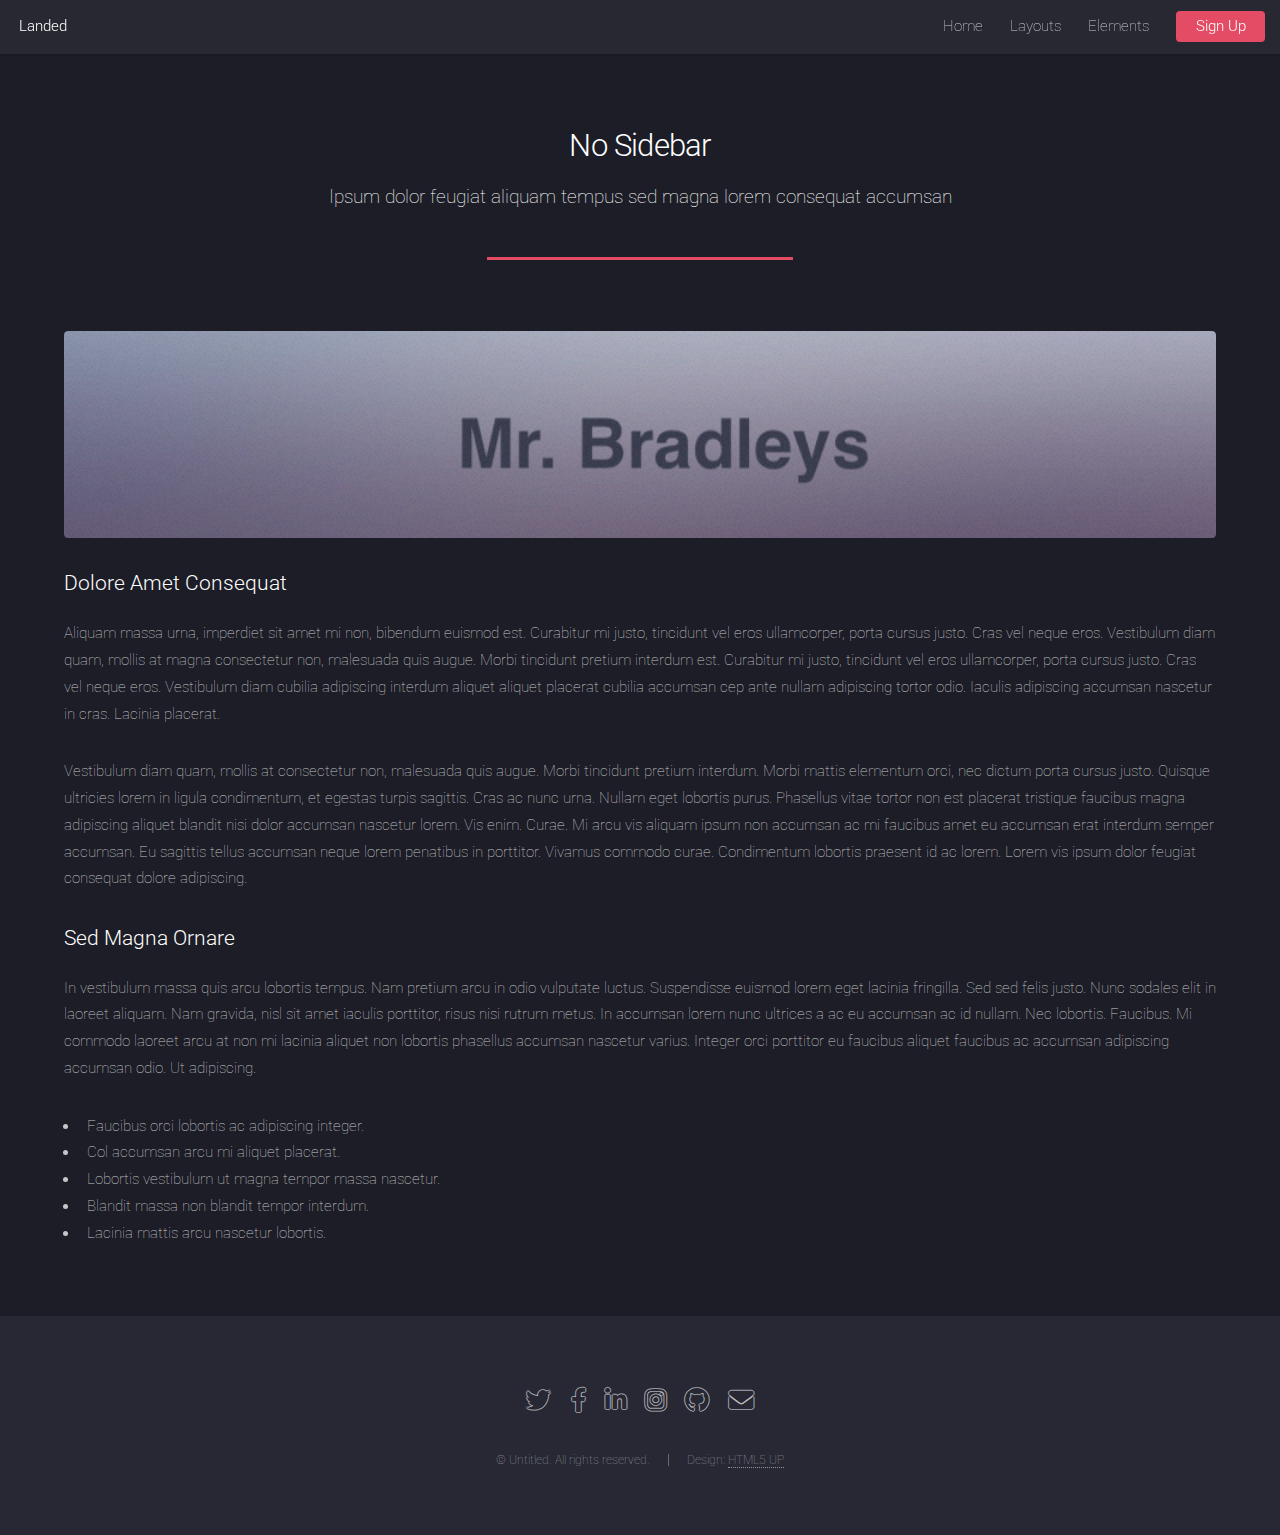
<file: no-sidebar.html>
<!DOCTYPE HTML>
<!--
	Landed by HTML5 UP
	html5up.net | @ajlkn
	Free for personal and commercial use under the CCA 3.0 license (html5up.net/license)
-->
<html>
	<head>
		<title>No Sidebar - Landed by HTML5 UP</title>
		<meta charset="utf-8" />
		<meta name="viewport" content="width=device-width, initial-scale=1, user-scalable=no" />
		<link rel="stylesheet" href="assets/css/main.css" />
		<noscript><link rel="stylesheet" href="assets/css/noscript.css" /></noscript>
	</head>
	<body class="is-preload">
		<div id="page-wrapper">

			<!-- Header -->
				<header id="header">
					<h1 id="logo"><a href="index.html">Landed</a></h1>
					<nav id="nav">
						<ul>
							<li><a href="index.html">Home</a></li>
							<li>
								<a href="#">Layouts</a>
								<ul>
									<li><a href="left-sidebar.html">Left Sidebar</a></li>
									<li><a href="right-sidebar.html">Right Sidebar</a></li>
									<li><a href="no-sidebar.html">No Sidebar</a></li>
									<li>
										<a href="#">Submenu</a>
										<ul>
											<li><a href="#">Option 1</a></li>
											<li><a href="#">Option 2</a></li>
											<li><a href="#">Option 3</a></li>
											<li><a href="#">Option 4</a></li>
										</ul>
									</li>
								</ul>
							</li>
							<li><a href="elements.html">Elements</a></li>
							<li><a href="#" class="button primary">Sign Up</a></li>
						</ul>
					</nav>
				</header>

			<!-- Main -->
				<div id="main" class="wrapper style1">
					<div class="container">
						<header class="major">
							<h2>No Sidebar</h2>
							<p>Ipsum dolor feugiat aliquam tempus sed magna lorem consequat accumsan</p>
						</header>

						<!-- Content -->
							<section id="content">
								<a href="#" class="image fit"><img src="images/pic07.jpg" alt="" /></a>
								<h3>Dolore Amet Consequat</h3>
								<p>Aliquam massa urna, imperdiet sit amet mi non, bibendum euismod est. Curabitur mi justo, tincidunt vel eros ullamcorper, porta cursus justo. Cras vel neque eros. Vestibulum diam quam, mollis at magna consectetur non, malesuada quis augue. Morbi tincidunt pretium interdum est. Curabitur mi justo, tincidunt vel eros ullamcorper, porta cursus justo. Cras vel neque eros. Vestibulum diam cubilia adipiscing interdum aliquet aliquet placerat cubilia accumsan cep ante nullam adipiscing tortor odio. Iaculis adipiscing accumsan nascetur in cras. Lacinia placerat.</p>
								<p>Vestibulum diam quam, mollis at consectetur non, malesuada quis augue. Morbi tincidunt pretium interdum. Morbi mattis elementum orci, nec dictum porta cursus justo. Quisque ultricies lorem in ligula condimentum, et egestas turpis sagittis. Cras ac nunc urna. Nullam eget lobortis purus. Phasellus vitae tortor non est placerat tristique faucibus magna adipiscing aliquet blandit nisi dolor accumsan nascetur lorem. Vis enim. Curae. Mi arcu vis aliquam ipsum non accumsan ac mi faucibus amet eu accumsan erat interdum semper accumsan. Eu sagittis tellus accumsan neque lorem penatibus in porttitor. Vivamus commodo curae. Condimentum lobortis praesent id ac lorem. Lorem vis ipsum dolor feugiat consequat dolore adipiscing.</p>
								<h3>Sed Magna Ornare</h3>
								<p>In vestibulum massa quis arcu lobortis tempus. Nam pretium arcu in odio vulputate luctus. Suspendisse euismod lorem eget lacinia fringilla. Sed sed felis justo. Nunc sodales elit in laoreet aliquam. Nam gravida, nisl sit amet iaculis porttitor, risus nisi rutrum metus. In accumsan lorem nunc ultrices a ac eu accumsan ac id nullam. Nec lobortis. Faucibus. Mi commodo laoreet arcu at non mi lacinia aliquet non lobortis phasellus accumsan nascetur varius. Integer orci porttitor eu faucibus aliquet faucibus ac accumsan adipiscing accumsan odio. Ut adipiscing.</p>
								<ul>
									<li>Faucibus orci lobortis ac adipiscing integer.</li>
									<li>Col accumsan arcu mi aliquet placerat.</li>
									<li>Lobortis vestibulum ut magna tempor massa nascetur.</li>
									<li>Blandit massa non blandit tempor interdum.</li>
									<li>Lacinia mattis arcu nascetur lobortis.</li>
								</ul>
							</section>

					</div>
				</div>

			<!-- Footer -->
				<footer id="footer">
					<ul class="icons">
						<li><a href="#" class="icon brands alt fa-twitter"><span class="label">Twitter</span></a></li>
						<li><a href="#" class="icon brands alt fa-facebook-f"><span class="label">Facebook</span></a></li>
						<li><a href="#" class="icon brands alt fa-linkedin-in"><span class="label">LinkedIn</span></a></li>
						<li><a href="#" class="icon brands alt fa-instagram"><span class="label">Instagram</span></a></li>
						<li><a href="#" class="icon brands alt fa-github"><span class="label">GitHub</span></a></li>
						<li><a href="#" class="icon solid alt fa-envelope"><span class="label">Email</span></a></li>
					</ul>
					<ul class="copyright">
						<li>&copy; Untitled. All rights reserved.</li><li>Design: <a href="http://html5up.net">HTML5 UP</a></li>
					</ul>
				</footer>

		</div>

		<!-- Scripts -->
			<script src="assets/js/jquery.min.js"></script>
			<script src="assets/js/jquery.scrolly.min.js"></script>
			<script src="assets/js/jquery.dropotron.min.js"></script>
			<script src="assets/js/jquery.scrollex.min.js"></script>
			<script src="assets/js/browser.min.js"></script>
			<script src="assets/js/breakpoints.min.js"></script>
			<script src="assets/js/util.js"></script>
			<script src="assets/js/main.js"></script>

	</body>
</html>
</file>
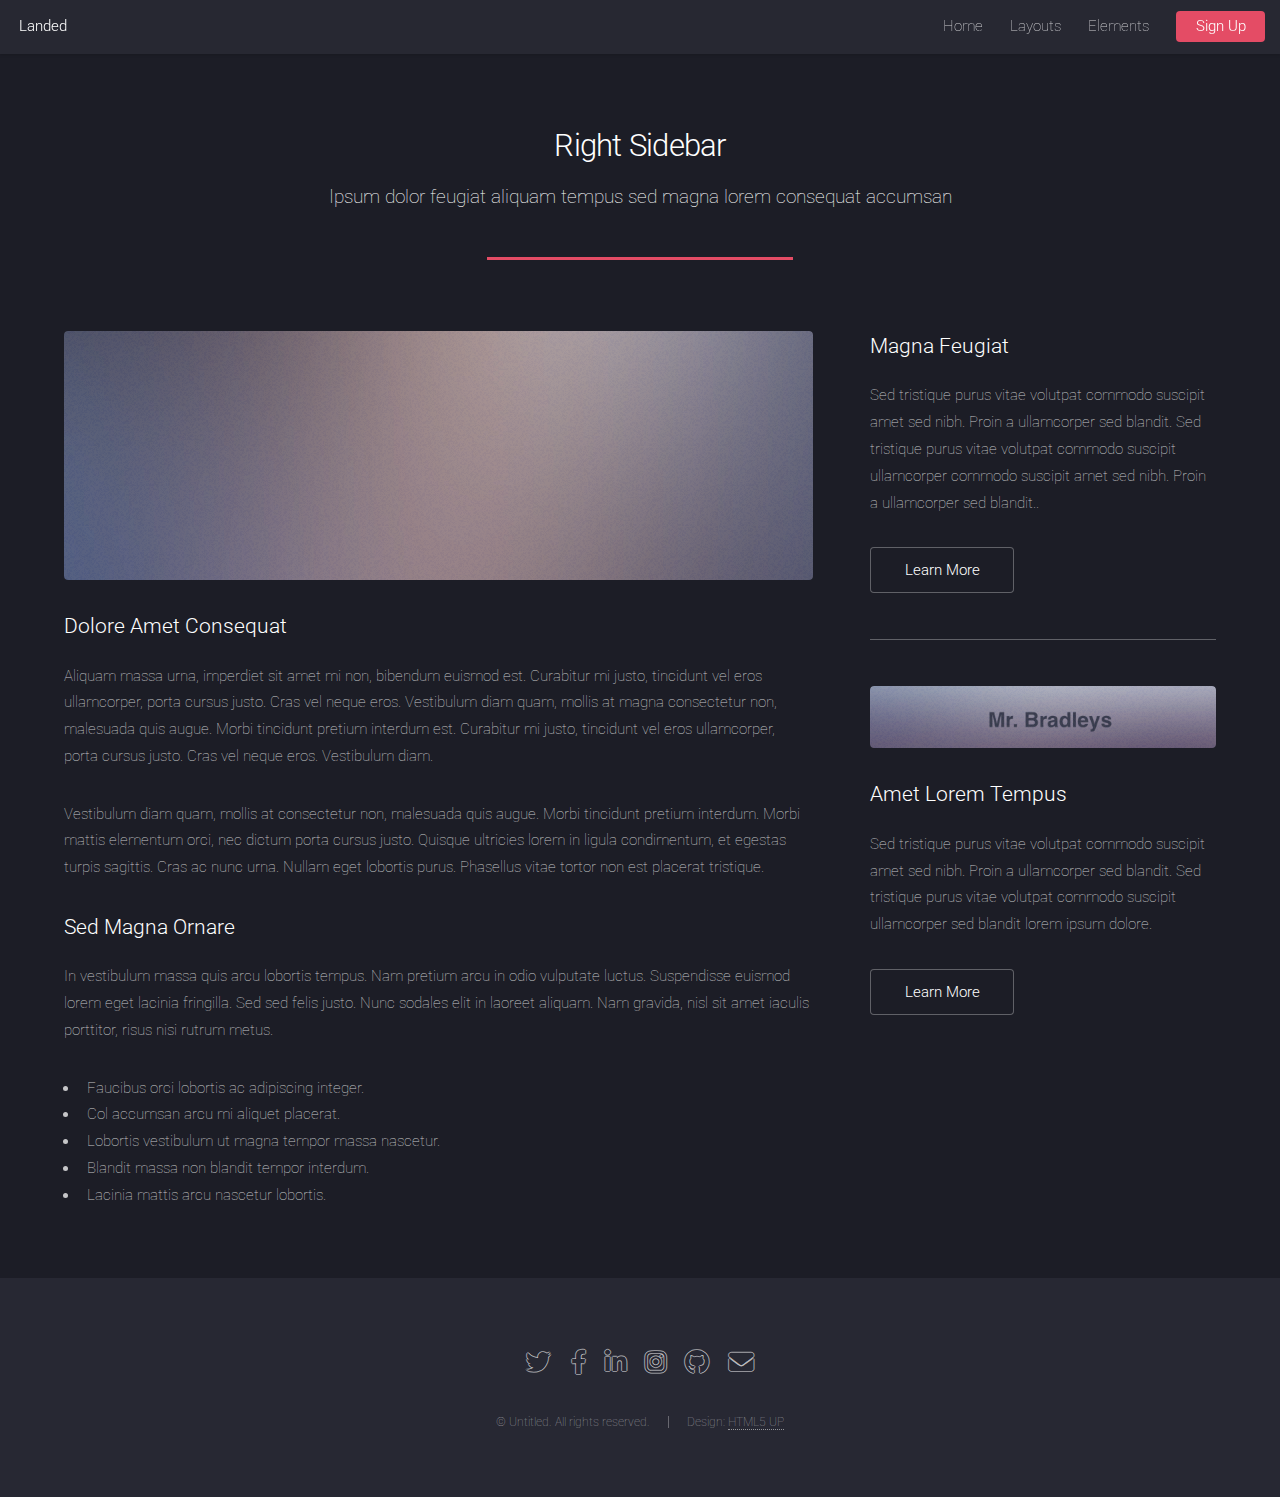
<file: right-sidebar.html>
<!DOCTYPE HTML>
<!--
	Landed by HTML5 UP
	html5up.net | @ajlkn
	Free for personal and commercial use under the CCA 3.0 license (html5up.net/license)
-->
<html>
	<head>
		<title>Right Sidebar - Landed by HTML5 UP</title>
		<meta charset="utf-8" />
		<meta name="viewport" content="width=device-width, initial-scale=1, user-scalable=no" />
		<link rel="stylesheet" href="assets/css/main.css" />
		<noscript><link rel="stylesheet" href="assets/css/noscript.css" /></noscript>
	</head>
	<body class="is-preload">
		<div id="page-wrapper">

			<!-- Header -->
				<header id="header">
					<h1 id="logo"><a href="index.html">Landed</a></h1>
					<nav id="nav">
						<ul>
							<li><a href="index.html">Home</a></li>
							<li>
								<a href="#">Layouts</a>
								<ul>
									<li><a href="left-sidebar.html">Left Sidebar</a></li>
									<li><a href="right-sidebar.html">Right Sidebar</a></li>
									<li><a href="no-sidebar.html">No Sidebar</a></li>
									<li>
										<a href="#">Submenu</a>
										<ul>
											<li><a href="#">Option 1</a></li>
											<li><a href="#">Option 2</a></li>
											<li><a href="#">Option 3</a></li>
											<li><a href="#">Option 4</a></li>
										</ul>
									</li>
								</ul>
							</li>
							<li><a href="elements.html">Elements</a></li>
							<li><a href="#" class="button primary">Sign Up</a></li>
						</ul>
					</nav>
				</header>

			<!-- Main -->
				<div id="main" class="wrapper style1">
					<div class="container">
						<header class="major">
							<h2>Right Sidebar</h2>
							<p>Ipsum dolor feugiat aliquam tempus sed magna lorem consequat accumsan</p>
						</header>
						<div class="row gtr-150">
							<div class="col-8 col-12-medium">

								<!-- Content -->
									<section id="content">
										<a href="#" class="image fit"><img src="images/pic06.jpg" alt="" /></a>
										<h3>Dolore Amet Consequat</h3>
										<p>Aliquam massa urna, imperdiet sit amet mi non, bibendum euismod est. Curabitur mi justo, tincidunt vel eros ullamcorper, porta cursus justo. Cras vel neque eros. Vestibulum diam quam, mollis at magna consectetur non, malesuada quis augue. Morbi tincidunt pretium interdum est. Curabitur mi justo, tincidunt vel eros ullamcorper, porta cursus justo. Cras vel neque eros. Vestibulum diam.</p>
										<p>Vestibulum diam quam, mollis at consectetur non, malesuada quis augue. Morbi tincidunt pretium interdum. Morbi mattis elementum orci, nec dictum porta cursus justo. Quisque ultricies lorem in ligula condimentum, et egestas turpis sagittis. Cras ac nunc urna. Nullam eget lobortis purus. Phasellus vitae tortor non est placerat tristique.</p>
										<h3>Sed Magna Ornare</h3>
										<p>In vestibulum massa quis arcu lobortis tempus. Nam pretium arcu in odio vulputate luctus. Suspendisse euismod lorem eget lacinia fringilla. Sed sed felis justo. Nunc sodales elit in laoreet aliquam. Nam gravida, nisl sit amet iaculis porttitor, risus nisi rutrum metus.</p>
										<ul>
											<li>Faucibus orci lobortis ac adipiscing integer.</li>
											<li>Col accumsan arcu mi aliquet placerat.</li>
											<li>Lobortis vestibulum ut magna tempor massa nascetur.</li>
											<li>Blandit massa non blandit tempor interdum.</li>
											<li>Lacinia mattis arcu nascetur lobortis.</li>
										</ul>
									</section>

							</div>
							<div class="col-4 col-12-medium">

								<!-- Sidebar -->
									<section id="sidebar">
										<section>
											<h3>Magna Feugiat</h3>
											<p>Sed tristique purus vitae volutpat commodo suscipit amet sed nibh. Proin a ullamcorper sed blandit. Sed tristique purus vitae volutpat commodo suscipit ullamcorper commodo suscipit amet sed nibh. Proin a ullamcorper sed blandit..</p>
											<footer>
												<ul class="actions">
													<li><a href="#" class="button">Learn More</a></li>
												</ul>
											</footer>
										</section>
										<hr />
										<section>
											<a href="#" class="image fit"><img src="images/pic07.jpg" alt="" /></a>
											<h3>Amet Lorem Tempus</h3>
											<p>Sed tristique purus vitae volutpat commodo suscipit amet sed nibh. Proin a ullamcorper sed blandit. Sed tristique purus vitae volutpat commodo suscipit ullamcorper sed blandit lorem ipsum dolore.</p>
											<footer>
												<ul class="actions">
													<li><a href="#" class="button">Learn More</a></li>
												</ul>
											</footer>
										</section>
									</section>

							</div>
						</div>
					</div>
				</div>

			<!-- Footer -->
				<footer id="footer">
					<ul class="icons">
						<li><a href="#" class="icon brands alt fa-twitter"><span class="label">Twitter</span></a></li>
						<li><a href="#" class="icon brands alt fa-facebook-f"><span class="label">Facebook</span></a></li>
						<li><a href="#" class="icon brands alt fa-linkedin-in"><span class="label">LinkedIn</span></a></li>
						<li><a href="#" class="icon brands alt fa-instagram"><span class="label">Instagram</span></a></li>
						<li><a href="#" class="icon brands alt fa-github"><span class="label">GitHub</span></a></li>
						<li><a href="#" class="icon solid alt fa-envelope"><span class="label">Email</span></a></li>
					</ul>
					<ul class="copyright">
						<li>&copy; Untitled. All rights reserved.</li><li>Design: <a href="http://html5up.net">HTML5 UP</a></li>
					</ul>
				</footer>

		</div>

		<!-- Scripts -->
			<script src="assets/js/jquery.min.js"></script>
			<script src="assets/js/jquery.scrolly.min.js"></script>
			<script src="assets/js/jquery.dropotron.min.js"></script>
			<script src="assets/js/jquery.scrollex.min.js"></script>
			<script src="assets/js/browser.min.js"></script>
			<script src="assets/js/breakpoints.min.js"></script>
			<script src="assets/js/util.js"></script>
			<script src="assets/js/main.js"></script>

	</body>
</html>
</file>
<file: assets/css/noscript.css>
/*
	Landed by HTML5 UP
	html5up.net | @ajlkn
	Free for personal and commercial use under the CCA 3.0 license (html5up.net/license)
*/

/* Loader */

	body.landing.is-preload:before {
		display: none;
	}

	body.landing.is-preload:after {
		display: none;
	}
</file>
<file: assets/css/main.css>
@import url("fontawesome-all.min.css");
@import url("https://fonts.googleapis.com/css?family=Roboto:100,300,100italic,300italic");

/*
	Landed by HTML5 UP
	html5up.net | @ajlkn
	Free for personal and commercial use under the CCA 3.0 license (html5up.net/license)
*/

html, body, div, span, applet, object,
iframe, h1, h2, h3, h4, h5, h6, p, blockquote,
pre, a, abbr, acronym, address, big, cite,
code, del, dfn, em, img, ins, kbd, q, s, samp,
small, strike, strong, sub, sup, tt, var, b,
u, i, center, dl, dt, dd, ol, ul, li, fieldset,
form, label, legend, table, caption, tbody,
tfoot, thead, tr, th, td, article, aside,
canvas, details, embed, figure, figcaption,
footer, header, hgroup, menu, nav, output, ruby,
section, summary, time, mark, audio, video {
	margin: 0;
	padding: 0;
	border: 0;
	font-size: 100%;
	font: inherit;
	vertical-align: baseline;}

article, aside, details, figcaption, figure,
footer, header, hgroup, menu, nav, section {
	display: block;}

body {
	line-height: 1;
}

ol, ul {
	list-style: none;
}

blockquote, q {
	quotes: none;
}

	blockquote:before, blockquote:after, q:before, q:after {
		content: '';
		content: none;
	}

table {
	border-collapse: collapse;
	border-spacing: 0;
}

body {
	-webkit-text-size-adjust: none;
}

mark {
	background-color: transparent;
	color: inherit;
}

input::-moz-focus-inner {
	border: 0;
	padding: 0;
}

input, select, textarea {
	-moz-appearance: none;
	-webkit-appearance: none;
	-ms-appearance: none;
	appearance: none;
}

/* Basic */

	html {
		box-sizing: border-box;
	}

	*, *:before, *:after {
		box-sizing: inherit;
	}

	html, body {
		background: #1c1d26;
	}

	body.is-preload *, body.is-preload *:before, body.is-preload *:after {
		-moz-animation: none !important;
		-webkit-animation: none !important;
		-ms-animation: none !important;
		animation: none !important;
		-moz-transition: none !important;
		-webkit-transition: none !important;
		-ms-transition: none !important;
		transition: none !important;
	}

	body, input, select, textarea {
		color: rgba(255, 255, 255, 0.75);
		font-family: "Roboto", Helvetica, sans-serif;
		font-size: 15pt;
		font-weight: 100;
		line-height: 1.75em;
	}

	a {
		-moz-transition: border-color 0.2s ease-in-out, color 0.2s ease-in-out;
		-webkit-transition: border-color 0.2s ease-in-out, color 0.2s ease-in-out;
		-ms-transition: border-color 0.2s ease-in-out, color 0.2s ease-in-out;
		transition: border-color 0.2s ease-in-out, color 0.2s ease-in-out;
		border-bottom: dotted 1px;
		color: #e44c65;
		text-decoration: none;
	}

		a:hover {
			color: #e44c65 !important;
			border-bottom-color: transparent;
		}

	strong, b {
		color: #ffffff;
		font-weight: 300;
	}

	em, i {
		font-style: italic;
	}

	p {
		margin: 0 0 2em 0;
	}

	h1, h2, h3, h4, h5, h6 {
		color: #ffffff;
		font-weight: 300;
		line-height: 1em;
		margin: 0 0 1em 0;
	}

		h1 a, h2 a, h3 a, h4 a, h5 a, h6 a {
			color: inherit;
			border: 0;
		}

	h2 {
		font-size: 2em;
		line-height: 1.5em;
		letter-spacing: -0.025em;
	}

	h3 {
		font-size: 1.35em;
		line-height: 1.5em;
	}

	h4 {
		font-size: 1.1em;
		line-height: 1.5em;
	}

	h5 {
		font-size: 0.9em;
		line-height: 1.5em;
	}

	h6 {
		font-size: 0.7em;
		line-height: 1.5em;
	}

	sub {
		font-size: 0.8em;
		position: relative;
		top: 0.5em;
	}

	sup {
		font-size: 0.8em;
		position: relative;
		top: -0.5em;
	}

	hr {
		border: 0;
		border-bottom: solid 1px rgba(255, 255, 255, 0.3);
		margin: 3em 0;
	}

		hr.major {
			margin: 4em 0;
		}

	blockquote {
		border-left: solid 4px rgba(255, 255, 255, 0.3);
		font-style: italic;
		margin: 0 0 2em 0;
		padding: 0.5em 0 0.5em 2em;
	}

	code {
		background: rgba(255, 255, 255, 0.075);
		border-radius: 4px;
		font-family: "Courier New", monospace;
		font-size: 0.9em;
		margin: 0 0.25em;
		padding: 0.25em 0.65em;
	}

	pre {
		-webkit-overflow-scrolling: touch;
		font-family: "Courier New", monospace;
		font-size: 0.9em;
		margin: 0 0 2em 0;
	}

		pre code {
			display: block;
			line-height: 1.75em;
			padding: 1em 1.5em;
			overflow-x: auto;
		}

	.align-left {
		text-align: left;
	}

	.align-center {
		text-align: center;
	}

	.align-right {
		text-align: right;
	}

/* Loader */

	@-moz-keyframes spinner-show {
		0% {
			opacity: 0;
		}

		100% {
			opacity: 1;
		}
	}

	@-webkit-keyframes spinner-show {
		0% {
			opacity: 0;
		}

		100% {
			opacity: 1;
		}
	}

	@-ms-keyframes spinner-show {
		0% {
			opacity: 0;
		}

		100% {
			opacity: 1;
		}
	}

	@keyframes spinner-show {
		0% {
			opacity: 0;
		}

		100% {
			opacity: 1;
		}
	}

	@-moz-keyframes spinner-hide {
		0% {
			color: rgba(255, 255, 255, 0.15);
			z-index: 100001;
			-moz-transform: scale(1) rotate(0deg);
			-webkit-transform: scale(1) rotate(0deg);
			-ms-transform: scale(1) rotate(0deg);
			transform: scale(1) rotate(0deg);
		}

		99% {
			color: #1c1d26;
			z-index: 100001;
			-moz-transform: scale(0.5) rotate(360deg);
			-webkit-transform: scale(0.5) rotate(360deg);
			-ms-transform: scale(0.5) rotate(360deg);
			transform: scale(0.5) rotate(360deg);
		}

		100% {
			color: #1c1d26;
			z-index: -1;
			-moz-transform: scale(0.5) rotate(360deg);
			-webkit-transform: scale(0.5) rotate(360deg);
			-ms-transform: scale(0.5) rotate(360deg);
			transform: scale(0.5) rotate(360deg);
		}
	}

	@-webkit-keyframes spinner-hide {
		0% {
			color: rgba(255, 255, 255, 0.15);
			z-index: 100001;
			-moz-transform: scale(1) rotate(0deg);
			-webkit-transform: scale(1) rotate(0deg);
			-ms-transform: scale(1) rotate(0deg);
			transform: scale(1) rotate(0deg);
		}

		99% {
			color: #1c1d26;
			z-index: 100001;
			-moz-transform: scale(0.5) rotate(360deg);
			-webkit-transform: scale(0.5) rotate(360deg);
			-ms-transform: scale(0.5) rotate(360deg);
			transform: scale(0.5) rotate(360deg);
		}

		100% {
			color: #1c1d26;
			z-index: -1;
			-moz-transform: scale(0.5) rotate(360deg);
			-webkit-transform: scale(0.5) rotate(360deg);
			-ms-transform: scale(0.5) rotate(360deg);
			transform: scale(0.5) rotate(360deg);
		}
	}

	@-ms-keyframes spinner-hide {
		0% {
			color: rgba(255, 255, 255, 0.15);
			z-index: 100001;
			-moz-transform: scale(1) rotate(0deg);
			-webkit-transform: scale(1) rotate(0deg);
			-ms-transform: scale(1) rotate(0deg);
			transform: scale(1) rotate(0deg);
		}

		99% {
			color: #1c1d26;
			z-index: 100001;
			-moz-transform: scale(0.5) rotate(360deg);
			-webkit-transform: scale(0.5) rotate(360deg);
			-ms-transform: scale(0.5) rotate(360deg);
			transform: scale(0.5) rotate(360deg);
		}

		100% {
			color: #1c1d26;
			z-index: -1;
			-moz-transform: scale(0.5) rotate(360deg);
			-webkit-transform: scale(0.5) rotate(360deg);
			-ms-transform: scale(0.5) rotate(360deg);
			transform: scale(0.5) rotate(360deg);
		}
	}

	@keyframes spinner-hide {
		0% {
			color: rgba(255, 255, 255, 0.15);
			z-index: 100001;
			-moz-transform: scale(1) rotate(0deg);
			-webkit-transform: scale(1) rotate(0deg);
			-ms-transform: scale(1) rotate(0deg);
			transform: scale(1) rotate(0deg);
		}

		99% {
			color: #1c1d26;
			z-index: 100001;
			-moz-transform: scale(0.5) rotate(360deg);
			-webkit-transform: scale(0.5) rotate(360deg);
			-ms-transform: scale(0.5) rotate(360deg);
			transform: scale(0.5) rotate(360deg);
		}

		100% {
			color: #1c1d26;
			z-index: -1;
			-moz-transform: scale(0.5) rotate(360deg);
			-webkit-transform: scale(0.5) rotate(360deg);
			-ms-transform: scale(0.5) rotate(360deg);
			transform: scale(0.5) rotate(360deg);
		}
	}

	@-moz-keyframes spinner-rotate {
		0% {
			-moz-transform: scale(1) rotate(0deg);
			-webkit-transform: scale(1) rotate(0deg);
			-ms-transform: scale(1) rotate(0deg);
			transform: scale(1) rotate(0deg);
		}

		100% {
			-moz-transform: scale(1) rotate(360deg);
			-webkit-transform: scale(1) rotate(360deg);
			-ms-transform: scale(1) rotate(360deg);
			transform: scale(1) rotate(360deg);
		}
	}

	@-webkit-keyframes spinner-rotate {
		0% {
			-moz-transform: scale(1) rotate(0deg);
			-webkit-transform: scale(1) rotate(0deg);
			-ms-transform: scale(1) rotate(0deg);
			transform: scale(1) rotate(0deg);
		}

		100% {
			-moz-transform: scale(1) rotate(360deg);
			-webkit-transform: scale(1) rotate(360deg);
			-ms-transform: scale(1) rotate(360deg);
			transform: scale(1) rotate(360deg);
		}
	}

	@-ms-keyframes spinner-rotate {
		0% {
			-moz-transform: scale(1) rotate(0deg);
			-webkit-transform: scale(1) rotate(0deg);
			-ms-transform: scale(1) rotate(0deg);
			transform: scale(1) rotate(0deg);
		}

		100% {
			-moz-transform: scale(1) rotate(360deg);
			-webkit-transform: scale(1) rotate(360deg);
			-ms-transform: scale(1) rotate(360deg);
			transform: scale(1) rotate(360deg);
		}
	}

	@keyframes spinner-rotate {
		0% {
			-moz-transform: scale(1) rotate(0deg);
			-webkit-transform: scale(1) rotate(0deg);
			-ms-transform: scale(1) rotate(0deg);
			transform: scale(1) rotate(0deg);
		}

		100% {
			-moz-transform: scale(1) rotate(360deg);
			-webkit-transform: scale(1) rotate(360deg);
			-ms-transform: scale(1) rotate(360deg);
			transform: scale(1) rotate(360deg);
		}
	}

	@-moz-keyframes overlay-hide {
		0% {
			opacity: 1;
			z-index: 100000;
		}

		15% {
			opacity: 1;
			z-index: 100000;
		}

		99% {
			opacity: 0;
			z-index: 100000;
		}

		100% {
			opacity: 0;
			z-index: -1;
		}
	}

	@-webkit-keyframes overlay-hide {
		0% {
			opacity: 1;
			z-index: 100000;
		}

		15% {
			opacity: 1;
			z-index: 100000;
		}

		99% {
			opacity: 0;
			z-index: 100000;
		}

		100% {
			opacity: 0;
			z-index: -1;
		}
	}

	@-ms-keyframes overlay-hide {
		0% {
			opacity: 1;
			z-index: 100000;
		}

		15% {
			opacity: 1;
			z-index: 100000;
		}

		99% {
			opacity: 0;
			z-index: 100000;
		}

		100% {
			opacity: 0;
			z-index: -1;
		}
	}

	@keyframes overlay-hide {
		0% {
			opacity: 1;
			z-index: 100000;
		}

		15% {
			opacity: 1;
			z-index: 100000;
		}

		99% {
			opacity: 0;
			z-index: 100000;
		}

		100% {
			opacity: 0;
			z-index: -1;
		}
	}

	body.landing {
		text-decoration: none;
	}

		body.landing:before {
			-moz-osx-font-smoothing: grayscale;
			-webkit-font-smoothing: antialiased;
			display: inline-block;
			font-style: normal;
			font-variant: normal;
			text-rendering: auto;
			line-height: 1;
			text-transform: none !important;
			font-family: 'Font Awesome 5 Free';
			font-weight: 900;
		}

		body.landing:before {
			-moz-animation: spinner-show 1.5s 1 0.25s ease forwards, spinner-hide 0.25s ease-in-out forwards !important;
			-webkit-animation: spinner-show 1.5s 1 0.25s ease forwards, spinner-hide 0.25s ease-in-out forwards !important;
			-ms-animation: spinner-show 1.5s 1 0.25s ease forwards, spinner-hide 0.25s ease-in-out forwards !important;
			animation: spinner-show 1.5s 1 0.25s ease forwards, spinner-hide 0.25s ease-in-out forwards !important;
			-moz-transform-origin: 50% 50%;
			-webkit-transform-origin: 50% 50%;
			-ms-transform-origin: 50% 50%;
			transform-origin: 50% 50%;
			color: rgba(255, 255, 255, 0.15);
			content: '\f1ce';
			cursor: default;
			display: block;
			font-size: 2em;
			height: 2em;
			left: 50%;
			line-height: 2em;
			margin: -1em 0 0 -1em;
			opacity: 0;
			position: fixed;
			text-align: center;
			top: 50%;
			width: 2em;
			z-index: -1;
		}

		body.landing:after {
			-moz-animation: overlay-hide 1.5s ease-in forwards !important;
			-webkit-animation: overlay-hide 1.5s ease-in forwards !important;
			-ms-animation: overlay-hide 1.5s ease-in forwards !important;
			animation: overlay-hide 1.5s ease-in forwards !important;
			background: #1c1d26;
			content: '';
			display: block;
			height: 100%;
			left: 0;
			opacity: 0;
			position: fixed;
			top: 0;
			width: 100%;
			z-index: -1;
		}

		body.landing.is-preload:before {
			-moz-animation: spinner-show 1.5s 1 0.25s ease forwards, spinner-rotate 0.75s infinite linear !important;
			-webkit-animation: spinner-show 1.5s 1 0.25s ease forwards, spinner-rotate 0.75s infinite linear !important;
			-ms-animation: spinner-show 1.5s 1 0.25s ease forwards, spinner-rotate 0.75s infinite linear !important;
			animation: spinner-show 1.5s 1 0.25s ease forwards, spinner-rotate 0.75s infinite linear !important;
			z-index: 100001;
		}

		body.landing.is-preload:after {
			-moz-animation: none !important;
			-webkit-animation: none !important;
			-ms-animation: none !important;
			animation: none !important;
			opacity: 1;
			z-index: 100000;
		}

	@media (-webkit-min-device-pixel-ratio: 2) {

		body.landing:before {
			line-height: 2.025em;
		}

	}

/* Container */

	.container {
		margin: 0 auto;
		max-width: calc(100% - 4em);
		width: 70em;
	}

		.container.xsmall {
			width: 17.5em;
		}

		.container.small {
			width: 35em;
		}

		.container.medium {
			width: 52.5em;
		}

		.container.large {
			width: 87.5em;
		}

		.container.xlarge {
			width: 105em;
		}

		.container.max {
			width: 100%;
		}

		@media screen and (max-width: 1280px) {

			.container {
				width: 90%;
				max-width: 100%;
			}

		}

		@media screen and (max-width: 980px) {

			.container {
				width: 100% !important;
			}

		}

/* Row */

	.row {
		display: flex;
		flex-wrap: wrap;
		box-sizing: border-box;
		align-items: stretch;
	}

		.row > * {
			box-sizing: border-box;
		}

		.row.gtr-uniform > * > :last-child {
			margin-bottom: 0;
		}

		.row.aln-left {
			justify-content: flex-start;
		}

		.row.aln-center {
			justify-content: center;
		}

		.row.aln-right {
			justify-content: flex-end;
		}

		.row.aln-top {
			align-items: flex-start;
		}

		.row.aln-middle {
			align-items: center;
		}

		.row.aln-bottom {
			align-items: flex-end;
		}

		.row > .imp {
			order: -1;
		}

		.row > .col-1 {
			width: 8.33333%;
		}

		.row > .off-1 {
			margin-left: 8.33333%;
		}

		.row > .col-2 {
			width: 16.66667%;
		}

		.row > .off-2 {
			margin-left: 16.66667%;
		}

		.row > .col-3 {
			width: 25%;
		}

		.row > .off-3 {
			margin-left: 25%;
		}

		.row > .col-4 {
			width: 33.33333%;
		}

		.row > .off-4 {
			margin-left: 33.33333%;
		}

		.row > .col-5 {
			width: 41.66667%;
		}

		.row > .off-5 {
			margin-left: 41.66667%;
		}

		.row > .col-6 {
			width: 50%;
		}

		.row > .off-6 {
			margin-left: 50%;
		}

		.row > .col-7 {
			width: 58.33333%;
		}

		.row > .off-7 {
			margin-left: 58.33333%;
		}

		.row > .col-8 {
			width: 66.66667%;
		}

		.row > .off-8 {
			margin-left: 66.66667%;
		}

		.row > .col-9 {
			width: 75%;
		}

		.row > .off-9 {
			margin-left: 75%;
		}

		.row > .col-10 {
			width: 83.33333%;
		}

		.row > .off-10 {
			margin-left: 83.33333%;
		}

		.row > .col-11 {
			width: 91.66667%;
		}

		.row > .off-11 {
			margin-left: 91.66667%;
		}

		.row > .col-12 {
			width: 100%;
		}

		.row > .off-12 {
			margin-left: 100%;
		}

		.row.gtr-0 {
			margin-top: 0;
			margin-left: 0em;
		}

			.row.gtr-0 > * {
				padding: 0 0 0 0em;
			}

			.row.gtr-0.gtr-uniform {
				margin-top: 0em;
			}

				.row.gtr-0.gtr-uniform > * {
					padding-top: 0em;
				}

		.row.gtr-25 {
			margin-top: 0;
			margin-left: -0.625em;
		}

			.row.gtr-25 > * {
				padding: 0 0 0 0.625em;
			}

			.row.gtr-25.gtr-uniform {
				margin-top: -0.625em;
			}

				.row.gtr-25.gtr-uniform > * {
					padding-top: 0.625em;
				}

		.row.gtr-50 {
			margin-top: 0;
			margin-left: -1.25em;
		}

			.row.gtr-50 > * {
				padding: 0 0 0 1.25em;
			}

			.row.gtr-50.gtr-uniform {
				margin-top: -1.25em;
			}

				.row.gtr-50.gtr-uniform > * {
					padding-top: 1.25em;
				}

		.row {
			margin-top: 0;
			margin-left: -2.5em;
		}

			.row > * {
				padding: 0 0 0 2.5em;
			}

			.row.gtr-uniform {
				margin-top: -2.5em;
			}

				.row.gtr-uniform > * {
					padding-top: 2.5em;
				}

		.row.gtr-150 {
			margin-top: 0;
			margin-left: -3.75em;
		}

			.row.gtr-150 > * {
				padding: 0 0 0 3.75em;
			}

			.row.gtr-150.gtr-uniform {
				margin-top: -3.75em;
			}

				.row.gtr-150.gtr-uniform > * {
					padding-top: 3.75em;
				}

		.row.gtr-200 {
			margin-top: 0;
			margin-left: -5em;
		}

			.row.gtr-200 > * {
				padding: 0 0 0 5em;
			}

			.row.gtr-200.gtr-uniform {
				margin-top: -5em;
			}

				.row.gtr-200.gtr-uniform > * {
					padding-top: 5em;
				}

		@media screen and (max-width: 1680px) {

			.row {
				display: flex;
				flex-wrap: wrap;
				box-sizing: border-box;
				align-items: stretch;
			}

				.row > * {
					box-sizing: border-box;
				}

				.row.gtr-uniform > * > :last-child {
					margin-bottom: 0;
				}

				.row.aln-left {
					justify-content: flex-start;
				}

				.row.aln-center {
					justify-content: center;
				}

				.row.aln-right {
					justify-content: flex-end;
				}

				.row.aln-top {
					align-items: flex-start;
				}

				.row.aln-middle {
					align-items: center;
				}

				.row.aln-bottom {
					align-items: flex-end;
				}

				.row > .imp-xlarge {
					order: -1;
				}

				.row > .col-1-xlarge {
					width: 8.33333%;
				}

				.row > .off-1-xlarge {
					margin-left: 8.33333%;
				}

				.row > .col-2-xlarge {
					width: 16.66667%;
				}

				.row > .off-2-xlarge {
					margin-left: 16.66667%;
				}

				.row > .col-3-xlarge {
					width: 25%;
				}

				.row > .off-3-xlarge {
					margin-left: 25%;
				}

				.row > .col-4-xlarge {
					width: 33.33333%;
				}

				.row > .off-4-xlarge {
					margin-left: 33.33333%;
				}

				.row > .col-5-xlarge {
					width: 41.66667%;
				}

				.row > .off-5-xlarge {
					margin-left: 41.66667%;
				}

				.row > .col-6-xlarge {
					width: 50%;
				}

				.row > .off-6-xlarge {
					margin-left: 50%;
				}

				.row > .col-7-xlarge {
					width: 58.33333%;
				}

				.row > .off-7-xlarge {
					margin-left: 58.33333%;
				}

				.row > .col-8-xlarge {
					width: 66.66667%;
				}

				.row > .off-8-xlarge {
					margin-left: 66.66667%;
				}

				.row > .col-9-xlarge {
					width: 75%;
				}

				.row > .off-9-xlarge {
					margin-left: 75%;
				}

				.row > .col-10-xlarge {
					width: 83.33333%;
				}

				.row > .off-10-xlarge {
					margin-left: 83.33333%;
				}

				.row > .col-11-xlarge {
					width: 91.66667%;
				}

				.row > .off-11-xlarge {
					margin-left: 91.66667%;
				}

				.row > .col-12-xlarge {
					width: 100%;
				}

				.row > .off-12-xlarge {
					margin-left: 100%;
				}

				.row.gtr-0 {
					margin-top: 0;
					margin-left: 0em;
				}

					.row.gtr-0 > * {
						padding: 0 0 0 0em;
					}

					.row.gtr-0.gtr-uniform {
						margin-top: 0em;
					}

						.row.gtr-0.gtr-uniform > * {
							padding-top: 0em;
						}

				.row.gtr-25 {
					margin-top: 0;
					margin-left: -0.625em;
				}

					.row.gtr-25 > * {
						padding: 0 0 0 0.625em;
					}

					.row.gtr-25.gtr-uniform {
						margin-top: -0.625em;
					}

						.row.gtr-25.gtr-uniform > * {
							padding-top: 0.625em;
						}

				.row.gtr-50 {
					margin-top: 0;
					margin-left: -1.25em;
				}

					.row.gtr-50 > * {
						padding: 0 0 0 1.25em;
					}

					.row.gtr-50.gtr-uniform {
						margin-top: -1.25em;
					}

						.row.gtr-50.gtr-uniform > * {
							padding-top: 1.25em;
						}

				.row {
					margin-top: 0;
					margin-left: -2.5em;
				}

					.row > * {
						padding: 0 0 0 2.5em;
					}

					.row.gtr-uniform {
						margin-top: -2.5em;
					}

						.row.gtr-uniform > * {
							padding-top: 2.5em;
						}

				.row.gtr-150 {
					margin-top: 0;
					margin-left: -3.75em;
				}

					.row.gtr-150 > * {
						padding: 0 0 0 3.75em;
					}

					.row.gtr-150.gtr-uniform {
						margin-top: -3.75em;
					}

						.row.gtr-150.gtr-uniform > * {
							padding-top: 3.75em;
						}

				.row.gtr-200 {
					margin-top: 0;
					margin-left: -5em;
				}

					.row.gtr-200 > * {
						padding: 0 0 0 5em;
					}

					.row.gtr-200.gtr-uniform {
						margin-top: -5em;
					}

						.row.gtr-200.gtr-uniform > * {
							padding-top: 5em;
						}

		}

		@media screen and (max-width: 1280px) {

			.row {
				display: flex;
				flex-wrap: wrap;
				box-sizing: border-box;
				align-items: stretch;
			}

				.row > * {
					box-sizing: border-box;
				}

				.row.gtr-uniform > * > :last-child {
					margin-bottom: 0;
				}

				.row.aln-left {
					justify-content: flex-start;
				}

				.row.aln-center {
					justify-content: center;
				}

				.row.aln-right {
					justify-content: flex-end;
				}

				.row.aln-top {
					align-items: flex-start;
				}

				.row.aln-middle {
					align-items: center;
				}

				.row.aln-bottom {
					align-items: flex-end;
				}

				.row > .imp-large {
					order: -1;
				}

				.row > .col-1-large {
					width: 8.33333%;
				}

				.row > .off-1-large {
					margin-left: 8.33333%;
				}

				.row > .col-2-large {
					width: 16.66667%;
				}

				.row > .off-2-large {
					margin-left: 16.66667%;
				}

				.row > .col-3-large {
					width: 25%;
				}

				.row > .off-3-large {
					margin-left: 25%;
				}

				.row > .col-4-large {
					width: 33.33333%;
				}

				.row > .off-4-large {
					margin-left: 33.33333%;
				}

				.row > .col-5-large {
					width: 41.66667%;
				}

				.row > .off-5-large {
					margin-left: 41.66667%;
				}

				.row > .col-6-large {
					width: 50%;
				}

				.row > .off-6-large {
					margin-left: 50%;
				}

				.row > .col-7-large {
					width: 58.33333%;
				}

				.row > .off-7-large {
					margin-left: 58.33333%;
				}

				.row > .col-8-large {
					width: 66.66667%;
				}

				.row > .off-8-large {
					margin-left: 66.66667%;
				}

				.row > .col-9-large {
					width: 75%;
				}

				.row > .off-9-large {
					margin-left: 75%;
				}

				.row > .col-10-large {
					width: 83.33333%;
				}

				.row > .off-10-large {
					margin-left: 83.33333%;
				}

				.row > .col-11-large {
					width: 91.66667%;
				}

				.row > .off-11-large {
					margin-left: 91.66667%;
				}

				.row > .col-12-large {
					width: 100%;
				}

				.row > .off-12-large {
					margin-left: 100%;
				}

				.row.gtr-0 {
					margin-top: 0;
					margin-left: 0em;
				}

					.row.gtr-0 > * {
						padding: 0 0 0 0em;
					}

					.row.gtr-0.gtr-uniform {
						margin-top: 0em;
					}

						.row.gtr-0.gtr-uniform > * {
							padding-top: 0em;
						}

				.row.gtr-25 {
					margin-top: 0;
					margin-left: -0.625em;
				}

					.row.gtr-25 > * {
						padding: 0 0 0 0.625em;
					}

					.row.gtr-25.gtr-uniform {
						margin-top: -0.625em;
					}

						.row.gtr-25.gtr-uniform > * {
							padding-top: 0.625em;
						}

				.row.gtr-50 {
					margin-top: 0;
					margin-left: -1.25em;
				}

					.row.gtr-50 > * {
						padding: 0 0 0 1.25em;
					}

					.row.gtr-50.gtr-uniform {
						margin-top: -1.25em;
					}

						.row.gtr-50.gtr-uniform > * {
							padding-top: 1.25em;
						}

				.row {
					margin-top: 0;
					margin-left: -2.5em;
				}

					.row > * {
						padding: 0 0 0 2.5em;
					}

					.row.gtr-uniform {
						margin-top: -2.5em;
					}

						.row.gtr-uniform > * {
							padding-top: 2.5em;
						}

				.row.gtr-150 {
					margin-top: 0;
					margin-left: -3.75em;
				}

					.row.gtr-150 > * {
						padding: 0 0 0 3.75em;
					}

					.row.gtr-150.gtr-uniform {
						margin-top: -3.75em;
					}

						.row.gtr-150.gtr-uniform > * {
							padding-top: 3.75em;
						}

				.row.gtr-200 {
					margin-top: 0;
					margin-left: -5em;
				}

					.row.gtr-200 > * {
						padding: 0 0 0 5em;
					}

					.row.gtr-200.gtr-uniform {
						margin-top: -5em;
					}

						.row.gtr-200.gtr-uniform > * {
							padding-top: 5em;
						}

		}

		@media screen and (max-width: 980px) {

			.row {
				display: flex;
				flex-wrap: wrap;
				box-sizing: border-box;
				align-items: stretch;
			}

				.row > * {
					box-sizing: border-box;
				}

				.row.gtr-uniform > * > :last-child {
					margin-bottom: 0;
				}

				.row.aln-left {
					justify-content: flex-start;
				}

				.row.aln-center {
					justify-content: center;
				}

				.row.aln-right {
					justify-content: flex-end;
				}

				.row.aln-top {
					align-items: flex-start;
				}

				.row.aln-middle {
					align-items: center;
				}

				.row.aln-bottom {
					align-items: flex-end;
				}

				.row > .imp-medium {
					order: -1;
				}

				.row > .col-1-medium {
					width: 8.33333%;
				}

				.row > .off-1-medium {
					margin-left: 8.33333%;
				}

				.row > .col-2-medium {
					width: 16.66667%;
				}

				.row > .off-2-medium {
					margin-left: 16.66667%;
				}

				.row > .col-3-medium {
					width: 25%;
				}

				.row > .off-3-medium {
					margin-left: 25%;
				}

				.row > .col-4-medium {
					width: 33.33333%;
				}

				.row > .off-4-medium {
					margin-left: 33.33333%;
				}

				.row > .col-5-medium {
					width: 41.66667%;
				}

				.row > .off-5-medium {
					margin-left: 41.66667%;
				}

				.row > .col-6-medium {
					width: 50%;
				}

				.row > .off-6-medium {
					margin-left: 50%;
				}

				.row > .col-7-medium {
					width: 58.33333%;
				}

				.row > .off-7-medium {
					margin-left: 58.33333%;
				}

				.row > .col-8-medium {
					width: 66.66667%;
				}

				.row > .off-8-medium {
					margin-left: 66.66667%;
				}

				.row > .col-9-medium {
					width: 75%;
				}

				.row > .off-9-medium {
					margin-left: 75%;
				}

				.row > .col-10-medium {
					width: 83.33333%;
				}

				.row > .off-10-medium {
					margin-left: 83.33333%;
				}

				.row > .col-11-medium {
					width: 91.66667%;
				}

				.row > .off-11-medium {
					margin-left: 91.66667%;
				}

				.row > .col-12-medium {
					width: 100%;
				}

				.row > .off-12-medium {
					margin-left: 100%;
				}

				.row.gtr-0 {
					margin-top: 0;
					margin-left: 0em;
				}

					.row.gtr-0 > * {
						padding: 0 0 0 0em;
					}

					.row.gtr-0.gtr-uniform {
						margin-top: 0em;
					}

						.row.gtr-0.gtr-uniform > * {
							padding-top: 0em;
						}

				.row.gtr-25 {
					margin-top: 0;
					margin-left: -0.625em;
				}

					.row.gtr-25 > * {
						padding: 0 0 0 0.625em;
					}

					.row.gtr-25.gtr-uniform {
						margin-top: -0.625em;
					}

						.row.gtr-25.gtr-uniform > * {
							padding-top: 0.625em;
						}

				.row.gtr-50 {
					margin-top: 0;
					margin-left: -1.25em;
				}

					.row.gtr-50 > * {
						padding: 0 0 0 1.25em;
					}

					.row.gtr-50.gtr-uniform {
						margin-top: -1.25em;
					}

						.row.gtr-50.gtr-uniform > * {
							padding-top: 1.25em;
						}

				.row {
					margin-top: 0;
					margin-left: -2.5em;
				}

					.row > * {
						padding: 0 0 0 2.5em;
					}

					.row.gtr-uniform {
						margin-top: -2.5em;
					}

						.row.gtr-uniform > * {
							padding-top: 2.5em;
						}

				.row.gtr-150 {
					margin-top: 0;
					margin-left: -3.75em;
				}

					.row.gtr-150 > * {
						padding: 0 0 0 3.75em;
					}

					.row.gtr-150.gtr-uniform {
						margin-top: -3.75em;
					}

						.row.gtr-150.gtr-uniform > * {
							padding-top: 3.75em;
						}

				.row.gtr-200 {
					margin-top: 0;
					margin-left: -5em;
				}

					.row.gtr-200 > * {
						padding: 0 0 0 5em;
					}

					.row.gtr-200.gtr-uniform {
						margin-top: -5em;
					}

						.row.gtr-200.gtr-uniform > * {
							padding-top: 5em;
						}

		}

		@media screen and (max-width: 736px) {

			.row {
				display: flex;
				flex-wrap: wrap;
				box-sizing: border-box;
				align-items: stretch;
			}

				.row > * {
					box-sizing: border-box;
				}

				.row.gtr-uniform > * > :last-child {
					margin-bottom: 0;
				}

				.row.aln-left {
					justify-content: flex-start;
				}

				.row.aln-center {
					justify-content: center;
				}

				.row.aln-right {
					justify-content: flex-end;
				}

				.row.aln-top {
					align-items: flex-start;
				}

				.row.aln-middle {
					align-items: center;
				}

				.row.aln-bottom {
					align-items: flex-end;
				}

				.row > .imp-small {
					order: -1;
				}

				.row > .col-1-small {
					width: 8.33333%;
				}

				.row > .off-1-small {
					margin-left: 8.33333%;
				}

				.row > .col-2-small {
					width: 16.66667%;
				}

				.row > .off-2-small {
					margin-left: 16.66667%;
				}

				.row > .col-3-small {
					width: 25%;
				}

				.row > .off-3-small {
					margin-left: 25%;
				}

				.row > .col-4-small {
					width: 33.33333%;
				}

				.row > .off-4-small {
					margin-left: 33.33333%;
				}

				.row > .col-5-small {
					width: 41.66667%;
				}

				.row > .off-5-small {
					margin-left: 41.66667%;
				}

				.row > .col-6-small {
					width: 50%;
				}

				.row > .off-6-small {
					margin-left: 50%;
				}

				.row > .col-7-small {
					width: 58.33333%;
				}

				.row > .off-7-small {
					margin-left: 58.33333%;
				}

				.row > .col-8-small {
					width: 66.66667%;
				}

				.row > .off-8-small {
					margin-left: 66.66667%;
				}

				.row > .col-9-small {
					width: 75%;
				}

				.row > .off-9-small {
					margin-left: 75%;
				}

				.row > .col-10-small {
					width: 83.33333%;
				}

				.row > .off-10-small {
					margin-left: 83.33333%;
				}

				.row > .col-11-small {
					width: 91.66667%;
				}

				.row > .off-11-small {
					margin-left: 91.66667%;
				}

				.row > .col-12-small {
					width: 100%;
				}

				.row > .off-12-small {
					margin-left: 100%;
				}

				.row.gtr-0 {
					margin-top: 0;
					margin-left: 0em;
				}

					.row.gtr-0 > * {
						padding: 0 0 0 0em;
					}

					.row.gtr-0.gtr-uniform {
						margin-top: 0em;
					}

						.row.gtr-0.gtr-uniform > * {
							padding-top: 0em;
						}

				.row.gtr-25 {
					margin-top: 0;
					margin-left: -0.625em;
				}

					.row.gtr-25 > * {
						padding: 0 0 0 0.625em;
					}

					.row.gtr-25.gtr-uniform {
						margin-top: -0.625em;
					}

						.row.gtr-25.gtr-uniform > * {
							padding-top: 0.625em;
						}

				.row.gtr-50 {
					margin-top: 0;
					margin-left: -1.25em;
				}

					.row.gtr-50 > * {
						padding: 0 0 0 1.25em;
					}

					.row.gtr-50.gtr-uniform {
						margin-top: -1.25em;
					}

						.row.gtr-50.gtr-uniform > * {
							padding-top: 1.25em;
						}

				.row {
					margin-top: 0;
					margin-left: -2.5em;
				}

					.row > * {
						padding: 0 0 0 2.5em;
					}

					.row.gtr-uniform {
						margin-top: -2.5em;
					}

						.row.gtr-uniform > * {
							padding-top: 2.5em;
						}

				.row.gtr-150 {
					margin-top: 0;
					margin-left: -3.75em;
				}

					.row.gtr-150 > * {
						padding: 0 0 0 3.75em;
					}

					.row.gtr-150.gtr-uniform {
						margin-top: -3.75em;
					}

						.row.gtr-150.gtr-uniform > * {
							padding-top: 3.75em;
						}

				.row.gtr-200 {
					margin-top: 0;
					margin-left: -5em;
				}

					.row.gtr-200 > * {
						padding: 0 0 0 5em;
					}

					.row.gtr-200.gtr-uniform {
						margin-top: -5em;
					}

						.row.gtr-200.gtr-uniform > * {
							padding-top: 5em;
						}

		}

		@media screen and (max-width: 480px) {

			.row {
				display: flex;
				flex-wrap: wrap;
				box-sizing: border-box;
				align-items: stretch;
			}

				.row > * {
					box-sizing: border-box;
				}

				.row.gtr-uniform > * > :last-child {
					margin-bottom: 0;
				}

				.row.aln-left {
					justify-content: flex-start;
				}

				.row.aln-center {
					justify-content: center;
				}

				.row.aln-right {
					justify-content: flex-end;
				}

				.row.aln-top {
					align-items: flex-start;
				}

				.row.aln-middle {
					align-items: center;
				}

				.row.aln-bottom {
					align-items: flex-end;
				}

				.row > .imp-xsmall {
					order: -1;
				}

				.row > .col-1-xsmall {
					width: 8.33333%;
				}

				.row > .off-1-xsmall {
					margin-left: 8.33333%;
				}

				.row > .col-2-xsmall {
					width: 16.66667%;
				}

				.row > .off-2-xsmall {
					margin-left: 16.66667%;
				}

				.row > .col-3-xsmall {
					width: 25%;
				}

				.row > .off-3-xsmall {
					margin-left: 25%;
				}

				.row > .col-4-xsmall {
					width: 33.33333%;
				}

				.row > .off-4-xsmall {
					margin-left: 33.33333%;
				}

				.row > .col-5-xsmall {
					width: 41.66667%;
				}

				.row > .off-5-xsmall {
					margin-left: 41.66667%;
				}

				.row > .col-6-xsmall {
					width: 50%;
				}

				.row > .off-6-xsmall {
					margin-left: 50%;
				}

				.row > .col-7-xsmall {
					width: 58.33333%;
				}

				.row > .off-7-xsmall {
					margin-left: 58.33333%;
				}

				.row > .col-8-xsmall {
					width: 66.66667%;
				}

				.row > .off-8-xsmall {
					margin-left: 66.66667%;
				}

				.row > .col-9-xsmall {
					width: 75%;
				}

				.row > .off-9-xsmall {
					margin-left: 75%;
				}

				.row > .col-10-xsmall {
					width: 83.33333%;
				}

				.row > .off-10-xsmall {
					margin-left: 83.33333%;
				}

				.row > .col-11-xsmall {
					width: 91.66667%;
				}

				.row > .off-11-xsmall {
					margin-left: 91.66667%;
				}

				.row > .col-12-xsmall {
					width: 100%;
				}

				.row > .off-12-xsmall {
					margin-left: 100%;
				}

				.row.gtr-0 {
					margin-top: 0;
					margin-left: 0em;
				}

					.row.gtr-0 > * {
						padding: 0 0 0 0em;
					}

					.row.gtr-0.gtr-uniform {
						margin-top: 0em;
					}

						.row.gtr-0.gtr-uniform > * {
							padding-top: 0em;
						}

				.row.gtr-25 {
					margin-top: 0;
					margin-left: -0.625em;
				}

					.row.gtr-25 > * {
						padding: 0 0 0 0.625em;
					}

					.row.gtr-25.gtr-uniform {
						margin-top: -0.625em;
					}

						.row.gtr-25.gtr-uniform > * {
							padding-top: 0.625em;
						}

				.row.gtr-50 {
					margin-top: 0;
					margin-left: -1.25em;
				}

					.row.gtr-50 > * {
						padding: 0 0 0 1.25em;
					}

					.row.gtr-50.gtr-uniform {
						margin-top: -1.25em;
					}

						.row.gtr-50.gtr-uniform > * {
							padding-top: 1.25em;
						}

				.row {
					margin-top: 0;
					margin-left: -2.5em;
				}

					.row > * {
						padding: 0 0 0 2.5em;
					}

					.row.gtr-uniform {
						margin-top: -2.5em;
					}

						.row.gtr-uniform > * {
							padding-top: 2.5em;
						}

				.row.gtr-150 {
					margin-top: 0;
					margin-left: -3.75em;
				}

					.row.gtr-150 > * {
						padding: 0 0 0 3.75em;
					}

					.row.gtr-150.gtr-uniform {
						margin-top: -3.75em;
					}

						.row.gtr-150.gtr-uniform > * {
							padding-top: 3.75em;
						}

				.row.gtr-200 {
					margin-top: 0;
					margin-left: -5em;
				}

					.row.gtr-200 > * {
						padding: 0 0 0 5em;
					}

					.row.gtr-200.gtr-uniform {
						margin-top: -5em;
					}

						.row.gtr-200.gtr-uniform > * {
							padding-top: 5em;
						}

		}

/* Section/Article */

	section.special, article.special {
		text-align: center;
	}

	header p {
		color: #ffffff;
		position: relative;
		margin: 0 0 1.5em 0;
	}

	header h2 + p {
		font-size: 1.25em;
		margin-top: -1em;
		line-height: 1.75em;
	}

	header h3 + p {
		font-size: 1.1em;
		margin-top: -0.8em;
		line-height: 1.75em;
	}

	header h4 + p,
	header h5 + p,
	header h6 + p {
		font-size: 0.9em;
		margin-top: -0.6em;
		line-height: 1.5em;
	}

	header.major {
		margin: 0 0 4em 0;
		position: relative;
		text-align: center;
	}

		header.major:after {
			background: #e44c65;
			content: '';
			display: inline-block;
			height: 0.2em;
			max-width: 20em;
			width: 75%;
		}

	footer.major {
		margin: 4em 0 0 0;
	}

/* Form */

	form {
		margin: 0 0 2em 0;
	}

		form.cta {
			max-width: 35em;
			margin-left: auto;
			margin-right: auto;
		}

	label {
		color: #ffffff;
		display: block;
		font-size: 0.9em;
		font-weight: 300;
		margin: 0 0 1em 0;
	}

	input[type="text"],
	input[type="password"],
	input[type="email"],
	select,
	textarea {
		-moz-appearance: none;
		-webkit-appearance: none;
		-ms-appearance: none;
		appearance: none;
		-moz-transition: border-color 0.2s ease-in-out;
		-webkit-transition: border-color 0.2s ease-in-out;
		-ms-transition: border-color 0.2s ease-in-out;
		transition: border-color 0.2s ease-in-out;
		background: transparent;
		border-radius: 4px;
		border: solid 1px rgba(255, 255, 255, 0.3);
		color: inherit;
		display: block;
		outline: 0;
		padding: 0 1em;
		text-decoration: none;
		width: 100%;
	}

		input[type="text"]:invalid,
		input[type="password"]:invalid,
		input[type="email"]:invalid,
		select:invalid,
		textarea:invalid {
			box-shadow: none;
		}

		input[type="text"]:focus,
		input[type="password"]:focus,
		input[type="email"]:focus,
		select:focus,
		textarea:focus {
			border-color: #e44c65;
		}

	select {
		background-image: url("data:image/svg+xml;charset=utf8,%3Csvg xmlns='http://www.w3.org/2000/svg' width='40' height='40' preserveAspectRatio='none' viewBox='0 0 40 40'%3E%3Cpath d='M9.4,12.3l10.4,10.4l10.4-10.4c0.2-0.2,0.5-0.4,0.9-0.4c0.3,0,0.6,0.1,0.9,0.4l3.3,3.3c0.2,0.2,0.4,0.5,0.4,0.9 c0,0.4-0.1,0.6-0.4,0.9L20.7,31.9c-0.2,0.2-0.5,0.4-0.9,0.4c-0.3,0-0.6-0.1-0.9-0.4L4.3,17.3c-0.2-0.2-0.4-0.5-0.4-0.9 c0-0.4,0.1-0.6,0.4-0.9l3.3-3.3c0.2-0.2,0.5-0.4,0.9-0.4S9.1,12.1,9.4,12.3z' fill='rgba(255, 255, 255, 0.3)' /%3E%3C/svg%3E");
		background-size: 1.25rem;
		background-repeat: no-repeat;
		background-position: calc(100% - 1rem) center;
		height: 3em;
		padding-right: 3em;
		text-overflow: ellipsis;
	}

		select option {
			color: #ffffff;
			background: #1c1d26;
		}

		select:focus::-ms-value {
			background-color: transparent;
		}

		select::-ms-expand {
			display: none;
		}

	input[type="text"],
	input[type="password"],
	input[type="email"],
	select {
		height: 3em;
	}

	textarea {
		padding: 0.75em 1em;
	}

	input[type="checkbox"],
	input[type="radio"] {
		-moz-appearance: none;
		-webkit-appearance: none;
		-ms-appearance: none;
		appearance: none;
		display: block;
		float: left;
		margin-right: -2em;
		opacity: 0;
		width: 1em;
		z-index: -1;
	}

		input[type="checkbox"] + label,
		input[type="radio"] + label {
			text-decoration: none;
			color: rgba(255, 255, 255, 0.75);
			cursor: pointer;
			display: inline-block;
			font-size: 1em;
			font-weight: 100;
			padding-left: 2.55em;
			padding-right: 0.75em;
			position: relative;
		}

			input[type="checkbox"] + label:before,
			input[type="radio"] + label:before {
				-moz-osx-font-smoothing: grayscale;
				-webkit-font-smoothing: antialiased;
				display: inline-block;
				font-style: normal;
				font-variant: normal;
				text-rendering: auto;
				line-height: 1;
				text-transform: none !important;
				font-family: 'Font Awesome 5 Free';
				font-weight: 900;
			}

			input[type="checkbox"] + label:before,
			input[type="radio"] + label:before {
				border-radius: 4px;
				border: solid 1px rgba(255, 255, 255, 0.3);
				content: '';
				display: inline-block;
				font-size: 0.8em;
				height: 2.25em;
				left: 0;
				line-height: 2.25em;
				position: absolute;
				text-align: center;
				top: 0;
				width: 2.25em;
			}

		input[type="checkbox"]:checked + label:before,
		input[type="radio"]:checked + label:before {
			background: rgba(255, 255, 255, 0.25);
			color: #ffffff;
			content: '\f00c';
		}

		input[type="checkbox"]:focus + label:before,
		input[type="radio"]:focus + label:before {
			border-color: #e44c65;
		}

	input[type="checkbox"] + label:before {
		border-radius: 4px;
	}

	input[type="radio"] + label:before {
		border-radius: 100%;
	}

	::-webkit-input-placeholder {
		color: rgba(255, 255, 255, 0.5) !important;
		opacity: 1.0;
	}

	:-moz-placeholder {
		color: rgba(255, 255, 255, 0.5) !important;
		opacity: 1.0;
	}

	::-moz-placeholder {
		color: rgba(255, 255, 255, 0.5) !important;
		opacity: 1.0;
	}

	:-ms-input-placeholder {
		color: rgba(255, 255, 255, 0.5) !important;
		opacity: 1.0;
	}

/* Box */

	.box {
		border-radius: 4px;
		border: solid 1px rgba(255, 255, 255, 0.3);
		margin-bottom: 2em;
		padding: 1.5em;
	}

		.box > :last-child,
		.box > :last-child > :last-child,
		.box > :last-child > :last-child > :last-child {
			margin-bottom: 0;
		}

		.box.alt {
			border: 0;
			border-radius: 0;
			padding: 0;
		}
		
/* Icon */

	.icon {
		text-decoration: none;
		border-bottom: none;
		position: relative;
	}

		.icon:before {
			-moz-osx-font-smoothing: grayscale;
			-webkit-font-smoothing: antialiased;
			display: inline-block;
			font-style: normal;
			font-variant: normal;
			text-rendering: auto;
			line-height: 1;
			text-transform: none !important;
			font-family: 'Font Awesome 5 Free';
			font-weight: 400;
		}

		.icon > .label {
			display: none;
		}

		.icon:before {
			line-height: inherit;
		}

		.icon.solid:before {
			font-weight: 900 !important;
		}

		.icon.brands:before {
			font-family: 'Font Awesome 5 Brands' !important;
		}

		.icon.alt {
			text-decoration: none;
		}

			.icon.alt:before {
				-moz-osx-font-smoothing: grayscale;
				-webkit-font-smoothing: antialiased;
				display: inline-block;
				font-style: normal;
				font-variant: normal;
				text-rendering: auto;
				line-height: 1;
				text-transform: none !important;
				font-family: 'Font Awesome 5 Free';
				font-weight: 400;
			}

			.icon.alt:before {
				color: #1c1d26 !important;
				text-shadow: 1px 0 0 #ffffff, -1px 0 0 #ffffff, 0 1px 0 #ffffff, 0 -1px 0 #ffffff;
			}

		.icon.major {
			background: #272833;
			border-radius: 100%;
			cursor: default;
			display: inline-block;
			height: 6em;
			line-height: 5.65em;
			margin: 0 0 2em 0;
			text-align: center;
			width: 6em;
		}

			.icon.major:before {
				font-size: 2.25em;
			}

			.icon.major.alt {
				text-decoration: none;
			}

				.icon.major.alt:before {
					-moz-osx-font-smoothing: grayscale;
					-webkit-font-smoothing: antialiased;
					display: inline-block;
					font-style: normal;
					font-variant: normal;
					text-rendering: auto;
					line-height: 1;
					text-transform: none !important;
					font-family: 'Font Awesome 5 Free';
					font-weight: 400;
				}

				.icon.major.alt:before {
					color: #272833 !important;
					text-shadow: 1px 0 0 #ffffff, -1px 0 0 #ffffff, 0 1px 0 #ffffff, 0 -1px 0 #ffffff;
				}

/* Image */

	.image {
		border-radius: 4px;
		border: 0;
		display: inline-block;
		position: relative;
		overflow: hidden;
	}

		.image:before {
			content: '';
			display: block;
			position: absolute;
			left: 0;
			top: 0;
			background-image: url("images/overlay.png");
			width: 100%;
			height: 100%;
			z-index: 1;
		}

		.image img {
			border-radius: 4px;
			display: block;
		}

		.image.left {
			float: left;
			margin: 0 1.5em 1em 0;
			top: 0.25em;
		}

		.image.right {
			float: right;
			margin: 0 0 1em 1.5em;
			top: 0.25em;
		}

		.image.left, .image.right {
			max-width: 40%;
		}

			.image.left img, .image.right img {
				width: 100%;
			}

		.image.fit {
			display: block;
			margin: 0 0 2em 0;
			width: 100%;
			border: #ffffff;
		}
		.image.fit :hover{
			display: block;
			margin: 0 0 4em 0;
			width: 110%;
			
		}

			.image.fit img {
				width: 100%;
			}

			.image.fit img.hooverable :hover {
				width: 120%;
			}
		img.hooverable :hover {
			width: 120%;
		}

/* List */

	ol {
		list-style: decimal;
		margin: 0 0 2em 0;
		padding-left: 1.25em;
	}

		ol li {
			padding-left: 0.25em;
		}

	ul {
		list-style: disc;
		margin: 0 0 2em 0;
		padding-left: 1em;
	}

		ul li {
			padding-left: 0.5em;
		}

		ul.alt {
			list-style: none;
			padding-left: 0;
		}

			ul.alt li {
				border-top: solid 1px rgba(255, 255, 255, 0.3);
				padding: 0.5em 0;
			}

				ul.alt li:first-child {
					border-top: 0;
					padding-top: 0;
				}

	dl {
		margin: 0 0 2em 0;
	}

/* Icons */

	ul.icons {
		cursor: default;
		list-style: none;
		padding-left: 0;
	}

		ul.icons li {
			display: inline-block;
			height: 2.5em;
			line-height: 2.5em;
			padding: 0 0.5em;
		}

			ul.icons li .icon {
				font-size: 0.8em;
			}

				ul.icons li .icon:before {
					font-size: 2em;
				}

/* Actions */

	ul.actions {
		display: -moz-flex;
		display: -webkit-flex;
		display: -ms-flex;
		display: flex;
		cursor: default;
		list-style: none;
		margin-left: -1em;
		padding-left: 0;
	}

		ul.actions li {
			padding: 0 0 0 1em;
			vertical-align: middle;
		}

		ul.actions.special {
			-moz-justify-content: center;
			-webkit-justify-content: center;
			-ms-justify-content: center;
			justify-content: center;
			width: 100%;
			margin-left: 0;
		}

			ul.actions.special li:first-child {
				padding-left: 0;
			}

		ul.actions.stacked {
			-moz-flex-direction: column;
			-webkit-flex-direction: column;
			-ms-flex-direction: column;
			flex-direction: column;
			margin-left: 0;
		}

			ul.actions.stacked li {
				padding: 1.3em 0 0 0;
			}

				ul.actions.stacked li:first-child {
					padding-top: 0;
				}

		ul.actions.fit {
			width: calc(100% + 1em);
		}

			ul.actions.fit li {
				-moz-flex-grow: 1;
				-webkit-flex-grow: 1;
				-ms-flex-grow: 1;
				flex-grow: 1;
				-moz-flex-shrink: 1;
				-webkit-flex-shrink: 1;
				-ms-flex-shrink: 1;
				flex-shrink: 1;
				width: 100%;
			}

				ul.actions.fit li > * {
					width: 100%;
				}

			ul.actions.fit.stacked {
				width: 100%;
			}

		@media screen and (max-width: 480px) {

			ul.actions:not(.fixed) {
				-moz-flex-direction: column;
				-webkit-flex-direction: column;
				-ms-flex-direction: column;
				flex-direction: column;
				margin-left: 0;
				width: 100% !important;
			}

				ul.actions:not(.fixed) li {
					-moz-flex-grow: 1;
					-webkit-flex-grow: 1;
					-ms-flex-grow: 1;
					flex-grow: 1;
					-moz-flex-shrink: 1;
					-webkit-flex-shrink: 1;
					-ms-flex-shrink: 1;
					flex-shrink: 1;
					padding: 1em 0 0 0;
					text-align: center;
					width: 100%;
				}

					ul.actions:not(.fixed) li > * {
						width: 100%;
					}

					ul.actions:not(.fixed) li:first-child {
						padding-top: 0;
					}

					ul.actions:not(.fixed) li input[type="submit"],
					ul.actions:not(.fixed) li input[type="reset"],
					ul.actions:not(.fixed) li input[type="button"],
					ul.actions:not(.fixed) li button,
					ul.actions:not(.fixed) li .button {
						width: 100%;
					}

						ul.actions:not(.fixed) li input[type="submit"].icon:before,
						ul.actions:not(.fixed) li input[type="reset"].icon:before,
						ul.actions:not(.fixed) li input[type="button"].icon:before,
						ul.actions:not(.fixed) li button.icon:before,
						ul.actions:not(.fixed) li .button.icon:before {
							margin-left: -0.5em;
						}

		}

/* Table */

	.table-wrapper {
		-webkit-overflow-scrolling: touch;
		overflow-x: auto;
	}

	table {
		margin: 0 0 2em 0;
		width: 100%;
	}

		table tbody tr {
			border: solid 1px rgba(255, 255, 255, 0.3);
			border-left: 0;
			border-right: 0;
		}

			table tbody tr:nth-child(2n + 1) {
				background-color: rgba(255, 255, 255, 0.075);
			}

		table td {
			padding: 0.75em 0.75em;
		}

		table th {
			color: #ffffff;
			font-size: 0.9em;
			font-weight: 300;
			padding: 0 0.75em 0.75em 0.75em;
			text-align: left;
		}

		table thead {
			border-bottom: solid 1px rgba(255, 255, 255, 0.3);
		}

		table tfoot {
			border-top: solid 1px rgba(255, 255, 255, 0.3);
		}

		table.alt {
			border-collapse: separate;
		}

			table.alt tbody tr td {
				border: solid 1px rgba(255, 255, 255, 0.3);
				border-left-width: 0;
				border-top-width: 0;
			}

				table.alt tbody tr td:first-child {
					border-left-width: 1px;
				}

			table.alt tbody tr:first-child td {
				border-top-width: 1px;
			}

			table.alt thead {
				border-bottom: 0;
			}

			table.alt tfoot {
				border-top: 0;
			}

/* Button */

	input[type="submit"],
	input[type="reset"],
	input[type="button"],
	.button {
		-moz-appearance: none;
		-webkit-appearance: none;
		-ms-appearance: none;
		appearance: none;
		-moz-transition: background-color 0.2s ease-in-out, color 0.2s ease-in-out, box-shadow 0.2s ease-in-out;
		-webkit-transition: background-color 0.2s ease-in-out, color 0.2s ease-in-out, box-shadow 0.2s ease-in-out;
		-ms-transition: background-color 0.2s ease-in-out, color 0.2s ease-in-out, box-shadow 0.2s ease-in-out;
		transition: background-color 0.2s ease-in-out, color 0.2s ease-in-out, box-shadow 0.2s ease-in-out;
		background-color: transparent;
		border-radius: 4px;
		border: 0;
		box-shadow: inset 0 0 0 1px rgba(255, 255, 255, 0.3);
		color: #ffffff !important;
		cursor: pointer;
		display: inline-block;
		font-weight: 300;
		height: 3em;
		line-height: 3em;
		padding: 0 2.25em;
		text-align: center;
		text-decoration: none;
		white-space: nowrap;
	}

		input[type="submit"]:hover, input[type="submit"]:active,
		input[type="reset"]:hover,
		input[type="reset"]:active,
		input[type="button"]:hover,
		input[type="button"]:active,
		.button:hover,
		.button:active {
			box-shadow: inset 0 0 0 1px #e44c65;
			color: #e44c65 !important;
		}

		input[type="submit"]:active,
		input[type="reset"]:active,
		input[type="button"]:active,
		.button:active {
			background-color: rgba(228, 76, 101, 0.15);
		}

		input[type="submit"].icon:before,
		input[type="reset"].icon:before,
		input[type="button"].icon:before,
		.button.icon:before {
			margin-right: 0.5em;
		}

		input[type="submit"].fit,
		input[type="reset"].fit,
		input[type="button"].fit,
		.button.fit {
			width: 100%;
		}

		input[type="submit"].small,
		input[type="reset"].small,
		input[type="button"].small,
		.button.small {
			font-size: 0.8em;
		}

		input[type="submit"].large,
		input[type="reset"].large,
		input[type="button"].large,
		.button.large {
			font-size: 1.35em;
		}

		input[type="submit"].primary,
		input[type="reset"].primary,
		input[type="button"].primary,
		.button.primary {
			background-color: #e44c65;
			box-shadow: none;
			color: #ffffff !important;
		}

			input[type="submit"].primary:hover,
			input[type="reset"].primary:hover,
			input[type="button"].primary:hover,
			.button.primary:hover {
				background-color: #e76278;
			}

			input[type="submit"].primary:active,
			input[type="reset"].primary:active,
			input[type="button"].primary:active,
			.button.primary:active {
				background-color: #e13652;
			}

		input[type="submit"].disabled, input[type="submit"]:disabled,
		input[type="reset"].disabled,
		input[type="reset"]:disabled,
		input[type="button"].disabled,
		input[type="button"]:disabled,
		.button.disabled,
		.button:disabled {
			background-color: rgba(255, 255, 255, 0.3) !important;
			box-shadow: none !important;
			color: #ffffff !important;
			cursor: default;
			opacity: 0.25;
		}

/* Goto Next */

	.goto-next {
		border: 0;
		bottom: 0;
		display: block;
		height: 5em;
		left: 50%;
		margin: 0 0 0 -5em;
		overflow: hidden;
		position: absolute;
		text-indent: 10em;
		white-space: nowrap;
		width: 10em;
		z-index: 1;
	}

		.goto-next:before {
			background-image: url("images/arrow.svg");
			background-position: center center;
			background-repeat: no-repeat;
			background-size: contain;
			content: '';
			display: block;
			height: 1.5em;
			left: 50%;
			margin: -0.75em 0 0 -1em;
			position: absolute;
			top: 50%;
			width: 2em;
			z-index: 1;
		}

/* Spotlight */

	.spotlight {
		background-attachment: fixed;
		background-position: center center;
		background-size: cover;
		box-shadow: 0 0.25em 0.5em 0 rgba(0, 0, 0, 0.25);
		height: 100vh;
		overflow: hidden;
		position: relative;
	}

		.spotlight:nth-last-of-type(1) {
			z-index: 1;
		}

		.spotlight:nth-last-of-type(2) {
			z-index: 2;
		}

		.spotlight:nth-last-of-type(3) {
			z-index: 3;
		}

		.spotlight:nth-last-of-type(4) {
			z-index: 4;
		}

		.spotlight:nth-last-of-type(5) {
			z-index: 5;
		}

		.spotlight:nth-last-of-type(6) {
			z-index: 6;
		}

		.spotlight:nth-last-of-type(7) {
			z-index: 7;
		}

		.spotlight:nth-last-of-type(8) {
			z-index: 8;
		}

		.spotlight:nth-last-of-type(9) {
			z-index: 9;
		}

		.spotlight:nth-last-of-type(10) {
			z-index: 10;
		}

		.spotlight:nth-last-of-type(11) {
			z-index: 11;
		}

		.spotlight:nth-last-of-type(12) {
			z-index: 12;
		}

		.spotlight:nth-last-of-type(13) {
			z-index: 13;
		}

		.spotlight:nth-last-of-type(14) {
			z-index: 14;
		}

		.spotlight:nth-last-of-type(15) {
			z-index: 15;
		}

		.spotlight:nth-last-of-type(16) {
			z-index: 16;
		}

		.spotlight:nth-last-of-type(17) {
			z-index: 17;
		}

		.spotlight:nth-last-of-type(18) {
			z-index: 18;
		}

		.spotlight:nth-last-of-type(19) {
			z-index: 19;
		}

		.spotlight:nth-last-of-type(20) {
			z-index: 20;
		}

		.spotlight:before {
			background-image: url("images/overlay.png");
			content: '';
			display: block;
			height: 100%;
			left: 0;
			top: 0;
			width: 100%;
		}

		.spotlight .image.main {
			display: none;
		}

			.spotlight .image.main img {
				position: relative;
			}

		.spotlight .content {
			-moz-transform: translate(0,0);
			-webkit-transform: translate(0,0);
			-ms-transform: translate(0,0);
			transform: translate(0,0);
			-moz-transition: -moz-transform 1s ease, opacity 1s ease;
			-webkit-transition: -webkit-transform 1s ease, opacity 1s ease;
			-ms-transition: -ms-transform 1s ease, opacity 1s ease;
			transition: transform 1s ease, opacity 1s ease;
			background: rgba(23, 24, 32, 0.95);
			border-style: solid;
			opacity: 1;
			position: absolute;
		}

		.spotlight .goto-next {
			-moz-transform: translate(0,0);
			-webkit-transform: translate(0,0);
			-ms-transform: translate(0,0);
			transform: translate(0,0);
			-moz-transition: -moz-transform 0.75s ease, opacity 1s ease-in;
			-webkit-transition: -webkit-transform 0.75s ease, opacity 1s ease-in;
			-ms-transition: -ms-transform 0.75s ease, opacity 1s ease-in;
			transition: transform 0.75s ease, opacity 1s ease-in;
			-moz-transition-delay: 0.5s;
			-webkit-transition-delay: 0.5s;
			-ms-transition-delay: 0.5s;
			transition-delay: 0.5s;
			opacity: 1;
		}

		.spotlight.top .content, .spotlight.bottom .content {
			left: 0;
			padding: 5.1em 0 3.1em 0;
			width: 100%;
		}

		.spotlight.top .content {
			border-bottom-width: 0.35em;
			top: 0;
		}

		.spotlight.bottom .content {
			border-top-width: 0.35em;
			bottom: 0;
		}

		.spotlight.left .content, .spotlight.right .content {
			height: 101%;
			padding: 6em 3em;
			top: 0;
			width: 28em;
		}

		.spotlight.left .content {
			border-right-width: 0.35em;
			left: 0;
		}

		.spotlight.right .content {
			border-left-width: 0.35em;
			right: 0;
		}

		.spotlight.style1 .content {
			border-color: #ffffff;
		}

		.spotlight.style2 .content {
			border-color: #ffffff;
		}

		.spotlight.style3 .content {
			border-color: #ffffff;
		}

		.spotlight.inactive .content {
			opacity: 0;
		}

		.spotlight.inactive .goto-next {
			-moz-transform: translate(0,1.5em);
			-webkit-transform: translate(0,1.5em);
			-ms-transform: translate(0,1.5em);
			transform: translate(0,1.5em);
			opacity: 0;
		}

		.spotlight.inactive.top .content {
			-moz-transform: translate(0,-5em);
			-webkit-transform: translate(0,-5em);
			-ms-transform: translate(0,-5em);
			transform: translate(0,-5em);
		}

		.spotlight.inactive.bottom .content {
			-moz-transform: translate(0,5em);
			-webkit-transform: translate(0,5em);
			-ms-transform: translate(0,5em);
			transform: translate(0,5em);
		}

		.spotlight.inactive.left .content {
			-moz-transform: translate(-5em,0);
			-webkit-transform: translate(-5em,0);
			-ms-transform: translate(-5em,0);
			transform: translate(-5em,0);
		}

		.spotlight.inactive.right .content {
			-moz-transform: translate(5em,0);
			-webkit-transform: translate(5em,0);
			-ms-transform: translate(5em,0);
			transform: translate(5em,0);
		}

	body.is-touch .spotlight {
		background-attachment: scroll;
	}

/* Wrapper */

	.wrapper {
		padding: 6em 0 4em 0;
	}

		.wrapper.style2 {
			background: #e44c65;
		}

			.wrapper.style2 input[type="text"]:focus,
			.wrapper.style2 input[type="password"]:focus,
			.wrapper.style2 input[type="email"]:focus,
			.wrapper.style2 select:focus,
			.wrapper.style2 textarea:focus {
				border-color: rgba(255, 255, 255, 0.5);
			}

			.wrapper.style2 input[type="submit"]:hover, .wrapper.style2 input[type="submit"]:active,
			.wrapper.style2 input[type="reset"]:hover,
			.wrapper.style2 input[type="reset"]:active,
			.wrapper.style2 input[type="button"]:hover,
			.wrapper.style2 input[type="button"]:active,
			.wrapper.style2 .button:hover,
			.wrapper.style2 .button:active {
				background-color: rgba(255, 255, 255, 0.075) !important;
				box-shadow: inset 0 0 0 1px rgba(255, 255, 255, 0.5) !important;
				color: #ffffff !important;
			}

			.wrapper.style2 input[type="submit"]:active,
			.wrapper.style2 input[type="reset"]:active,
			.wrapper.style2 input[type="button"]:active,
			.wrapper.style2 .button:active {
				background-color: rgba(255, 255, 255, 0.25) !important;
			}

			.wrapper.style2 input[type="submit"].primary,
			.wrapper.style2 input[type="reset"].primary,
			.wrapper.style2 input[type="button"].primary,
			.wrapper.style2 .button.primary {
				background-color: #ffffff;
				color: #e44c65 !important;
			}

				.wrapper.style2 input[type="submit"].primary:hover, .wrapper.style2 input[type="submit"].primary:active,
				.wrapper.style2 input[type="reset"].primary:hover,
				.wrapper.style2 input[type="reset"].primary:active,
				.wrapper.style2 input[type="button"].primary:hover,
				.wrapper.style2 input[type="button"].primary:active,
				.wrapper.style2 .button.primary:hover,
				.wrapper.style2 .button.primary:active {
					background-color: rgba(255, 255, 255, 0.075) !important;
					box-shadow: inset 0 0 0 1px rgba(255, 255, 255, 0.5) !important;
					color: #ffffff !important;
				}

				.wrapper.style2 input[type="submit"].primary:active,
				.wrapper.style2 input[type="reset"].primary:active,
				.wrapper.style2 input[type="button"].primary:active,
				.wrapper.style2 .button.primary:active {
					background-color: rgba(255, 255, 255, 0.25) !important;
				}

		.wrapper.fade-down > .container {
			-moz-transform: translate(0,0);
			-webkit-transform: translate(0,0);
			-ms-transform: translate(0,0);
			transform: translate(0,0);
			-moz-transition: -moz-transform 1s ease, opacity 1s ease;
			-webkit-transition: -webkit-transform 1s ease, opacity 1s ease;
			-ms-transition: -ms-transform 1s ease, opacity 1s ease;
			transition: transform 1s ease, opacity 1s ease;
			opacity: 1;
		}

		.wrapper.fade-down.inactive > .container {
			-moz-transform: translate(0,-1em);
			-webkit-transform: translate(0,-1em);
			-ms-transform: translate(0,-1em);
			transform: translate(0,-1em);
			opacity: 0;
		}

		.wrapper.fade-up > .container {
			-moz-transform: translate(0,0);
			-webkit-transform: translate(0,0);
			-ms-transform: translate(0,0);
			transform: translate(0,0);
			-moz-transition: -moz-transform 1s ease, opacity 1s ease;
			-webkit-transition: -webkit-transform 1s ease, opacity 1s ease;
			-ms-transition: -ms-transform 1s ease, opacity 1s ease;
			transition: transform 1s ease, opacity 1s ease;
			opacity: 1;
		}

		.wrapper.fade-up.inactive > .container {
			-moz-transform: translate(0,1em);
			-webkit-transform: translate(0,1em);
			-ms-transform: translate(0,1em);
			transform: translate(0,1em);
			opacity: 0;
		}

		.wrapper.fade > .container {
			-moz-transition: opacity 1s ease;
			-webkit-transition: opacity 1s ease;
			-ms-transition: opacity 1s ease;
			transition: opacity 1s ease;
			opacity: 1;
		}

		.wrapper.fade.inactive > .container {
			opacity: 0;
		}

/* Dropotron */

	.dropotron {
		background: rgba(39, 40, 51, 0.965);
		border-radius: 4px;
		box-shadow: 0 0.075em 0.35em 0 rgba(0, 0, 0, 0.125);
		list-style: none;
		margin-top: calc(-0.25em + 1px);
		min-width: 12em;
		padding: 0.25em 0;
	}

		.dropotron > li {
			border-top: solid 1px rgba(255, 255, 255, 0.035);
			padding: 0;
		}

			.dropotron > li a, .dropotron > li span {
				border: 0;
				color: rgba(255, 255, 255, 0.75);
				display: block;
				padding: 0.1em 1em;
				text-decoration: none;
			}

			.dropotron > li:first-child {
				border-top: 0;
			}

			.dropotron > li.active > a, .dropotron > li.active > span {
				color: #e44c65;
			}

		.dropotron.level-0 {
			font-size: 0.8em;
			margin-top: 1em;
		}

			.dropotron.level-0:before {
				-moz-transform: rotate(45deg);
				-webkit-transform: rotate(45deg);
				-ms-transform: rotate(45deg);
				transform: rotate(45deg);
				background: #272833;
				content: '';
				display: block;
				height: 1em;
				position: absolute;
				right: 1.5em;
				top: -0.5em;
				width: 1em;
			}

	body.landing .dropotron.level-0 {
		margin-top: 0;
	}

/* Header */

	#page-wrapper {
		padding-top: 3.5em;
	}

	#header {
		background: rgba(39, 40, 51, 0.965);
		box-shadow: 0 0 0.25em 0 rgba(0, 0, 0, 0.25);
		cursor: default;
		height: 3.5em;
		left: 0;
		line-height: 3.5em;
		position: fixed;
		top: 0;
		width: 100%;
		z-index: 100;
	}

		#header h1 {
			height: inherit;
			left: 1.25em;
			line-height: inherit;
			margin: 0;
			position: absolute;
			top: 0;
		}

		#header nav {
			position: absolute;
			right: 1em;
			top: 0;
		}

			#header nav ul {
				margin: 0;
			}

				#header nav ul li {
					display: inline-block;
					margin-left: 1em;
				}

					#header nav ul li a, #header nav ul li span {
						border: 0;
						color: inherit;
						display: inline-block;
						height: inherit;
						line-height: inherit;
						outline: 0;
					}

						#header nav ul li a.button, #header nav ul li span.button {
							height: 2em;
							line-height: 2em;
							padding: 0 1.25em;
						}

						#header nav ul li a:not(.button):before, #header nav ul li span:not(.button):before {
							margin-right: 0.5em;
						}

					#header nav ul li.active > a, #header nav ul li.active > span {
						color: #e44c65;
					}

					#header nav ul li > ul {
						display: none;
					}

	body.landing #page-wrapper {
		padding-top: 0;
	}

	body.landing #header {
		background: transparent;
		box-shadow: none;
		position: absolute;
	}

/* Banner */

	#banner {
		background-attachment: fixed;
		background-color: #272833d5;
		background-image: url("../../images/bw/groupshot.jpeg");
		background-position: center center;
		background-size: cover;
		box-shadow: 0 0.25em 0.5em 0 rgba(255, 255, 255, 0.25);
		min-height: 100vh;
		position: relative;
		text-align: center;
		z-index: 21;
	}

		#banner:before {
			content: '';
			display: inline-block;
			height: 100vh;
			vertical-align: middle;
			width: 1%;
		}

		#banner:after {
			background-image: -moz-linear-gradient(top, rgba(23, 24, 32, 0.95), rgba(23, 24, 32, 0.95)), url("images/overlay.png");;
			background-image: -webkit-linear-gradient(top, rgba(23, 24, 32, 0.95), rgba(23, 24, 32, 0.95)), url("images/overlay.png");;
			background-image: -ms-linear-gradient(top, rgba(23, 24, 32, 0.95), rgba(23, 24, 32, 0.95)), url("images/overlay.png");;
			background-image: linear-gradient(top, rgba(23, 24, 32, 0.95), rgba(23, 24, 32, 0.95)), url("images/overlay.png");;
			content: '';
			display: block;
			height: 100%;
			left: 0;
			position: absolute;
			top: 0;
			width: 100%;
		}

		#banner .content {
			display: inline-block;
			margin-right: 1%;
			max-width: 95%;
			padding: 6em;
			position: relative;
			text-align: right;
			vertical-align: middle;
			z-index: 1;
		}

			#banner .content header {
				display: inline-block;
				vertical-align: middle;
			}

				#banner .content header h2 {
					font-size: 2.5em;
					margin: 0;
				}

				#banner .content header p {
					margin: 0.5em 0 0 0;
					top: 0;
				}

			#banner .content .image {
				border-radius: 100%;
				display: inline-block;
				height: 18em;
				margin-left: 3em;
				vertical-align: middle;
				width: 18em;
			}

				#banner .content .image img {
					border-radius: 100%;
					display: block;
					width: 100%;
				}

	body.is-touch #banner {
		background-attachment: scroll;
	}

/* Footer */

	#footer {
		background: #272833;
		padding: 6em 0;
		text-align: center;
	}

		#footer .icons .icon.alt {
			text-decoration: none;
		}

			#footer .icons .icon.alt:before {
				-moz-osx-font-smoothing: grayscale;
				-webkit-font-smoothing: antialiased;
				display: inline-block;
				font-style: normal;
				font-variant: normal;
				text-rendering: auto;
				line-height: 1;
				text-transform: none !important;
				font-family: 'Font Awesome 5 Free';
				font-weight: 400;
			}

			#footer .icons .icon.alt:before {
				color: #272833 !important;
				text-shadow: 1px 0 0 rgba(255, 255, 255, 0.5), -1px 0 0 rgba(255, 255, 255, 0.5), 0 1px 0 rgba(255, 255, 255, 0.5), 0 -1px 0 rgba(255, 255, 255, 0.5);
			}

		#footer .copyright {
			color: rgba(255, 255, 255, 0.5);
			font-size: 0.8em;
			line-height: 1em;
			margin: 2em 0 0 0;
			padding: 0;
			text-align: center;
		}

			#footer .copyright li {
				border-left: solid 1px rgba(255, 255, 255, 0.3);
				display: inline-block;
				list-style: none;
				margin-left: 1.5em;
				padding-left: 1.5em;
			}

				#footer .copyright li:first-child {
					border-left: 0;
					margin-left: 0;
					padding-left: 0;
				}

				#footer .copyright li a {
					color: inherit;
				}

/* XLarge */

	@media screen and (max-width: 1680px) {

		/* Basic */

			body, input, select, textarea {
				font-size: 13pt;
			}

	}

/* Large */

	@media screen and (max-width: 1280px) {

		/* Basic */

			body, input, select, textarea {
				font-size: 11.5pt;
			}

		/* Spotlight */

			.spotlight.top .content {
				padding: 3.825em 0 1.825em 0;
			}

			.spotlight.bottom .content {
				padding: 3.825em 0 2.95em 0;
			}

			.spotlight.left .content, .spotlight.right .content {
				padding: 4.5em 2.5em;
				width: 25em;
			}

		/* Wrapper */

			.wrapper {
				padding: 4.5em 0 2.5em 0;
			}

		/* Dropotron */

			.dropotron.level-0 {
				font-size: 1em;
			}

		/* Banner */

			#banner .content {
				padding: 4.5em;
			}

		/* Footer */

			#footer {
				padding: 4.5em 0;
			}

	}

/* Medium */

	@media screen and (max-width: 980px) {

		/* Basic */

			body, input, select, textarea {
				font-size: 12pt;
			}

		/* Spotlight */

			.spotlight {
				background-attachment: scroll;
				height: auto;
			}

				.spotlight .image.main {
					display: block;
					margin: 0;
					max-height: 40vh;
					overflow: hidden;
				}

				.spotlight .content {
					background-color: #1c1d26;
					border-width: 0 !important;
					border-top-width: 0.35em !important;
					bottom: auto !important;
					left: auto !important;
					padding: 4.5em 2.5em 2.5em 2.5em !important;
					position: relative;
					right: auto !important;
					text-align: center;
					top: auto !important;
					width: 100% !important;
				}

					.spotlight .content ul.actions {
						-moz-justify-content: center;
						-webkit-justify-content: center;
						-ms-justify-content: center;
						justify-content: center;
						width: 100%;
						margin-left: 0;
					}

						.spotlight .content ul.actions li:first-child {
							padding-left: 0;
						}

				.spotlight .goto-next {
					display: none;
				}

		/* Wrapper */

			.wrapper {
				padding: 4.5em 2.5em 2.5em 2.5em;
			}

		/* Banner */

			#banner {
				background-attachment: scroll;
			}

				#banner .goto-next {
					height: 7em;
				}

				#banner .content {
					padding: 9em 0;
					text-align: center;
				}

					#banner .content header {
						display: block;
						margin: 0 0 2em 0;
						text-align: center;
					}

					#banner .content .image {
						margin: 0;
					}

		/* Footer */

			#footer {
				padding: 4.5em 0;
			}

	}

/* Small */

	#navPanel, #titleBar {
		display: none;
	}

	@media screen and (max-width: 736px) {

		/* Basic */

			html, body {
				overflow-x: hidden;
			}

			body, input, select, textarea {
				font-size: 12pt;
			}

			h2 {
				font-size: 1.5em;
			}

			h3 {
				font-size: 1.2em;
			}

			h4 {
				font-size: 1em;
			}

		/* Section/Article */

			header p br {
				display: none;
			}

			header h2 + p {
				font-size: 1em;
			}

			header h3 + p {
				font-size: 1em;
			}

			header h4 + p,
			header h5 + p,
			header h6 + p {
				font-size: 0.9em;
			}

			header.major {
				margin: 0 0 2em 0;
			}

		/* Goto Next */

			.goto-next:before {
				height: 0.8em;
				margin: -0.4em 0 0 -0.6em;
				width: 1.2em;
			}

		/* Spotlight */

			.spotlight {
				box-shadow: 0 0.125em 0.5em 0 rgba(0, 0, 0, 0.25);
			}

				.spotlight .image.main {
					max-height: 60vh;
				}

				.spotlight .content {
					border-top-width: 0.2em !important;
					padding: 3.25em 1.5em 1.25em 1.5em !important;
				}

		/* Wrapper */

			.wrapper {
				padding: 3.25em 1.5em 1.25em 1.5em;
			}

		/* Header */

			#header {
				display: none;
			}

		/* Banner */

			#banner {
				box-shadow: 0 0.125em 0.5em 0 rgba(0, 0, 0, 0.25);
				min-height: calc(100vh - 44px);
			}

				#banner:before {
					height: calc(100vh - 44px);
				}

				#banner .content {
					padding: 4.0625em 1.5em 4.875em 1.5em;
				}

					#banner .content header h2 {
						font-size: 1.5em;
					}

					#banner .content .image {
						height: 9em;
						width: 9em;
					}

		/* Nav */

			#page-wrapper {
				-moz-backface-visibility: hidden;
				-webkit-backface-visibility: hidden;
				-ms-backface-visibility: hidden;
				backface-visibility: hidden;
				-moz-transition: -moz-transform 0.5s ease;
				-webkit-transition: -webkit-transform 0.5s ease;
				-ms-transition: -ms-transform 0.5s ease;
				transition: transform 0.5s ease;
				padding-bottom: 1px;
				padding-top: 44px !important;
			}

			#titleBar {
				-moz-backface-visibility: hidden;
				-webkit-backface-visibility: hidden;
				-ms-backface-visibility: hidden;
				backface-visibility: hidden;
				-moz-transition: -moz-transform 0.5s ease;
				-webkit-transition: -webkit-transform 0.5s ease;
				-ms-transition: -ms-transform 0.5s ease;
				transition: transform 0.5s ease;
				display: block;
				height: 44px;
				left: 0;
				position: fixed;
				top: 0;
				width: 100%;
				z-index: 10001;
				background: #272833;
				box-shadow: 0 0.125em 0.125em 0 rgba(0, 0, 0, 0.125);
			}

				#titleBar .title {
					color: #ffffff;
					display: block;
					font-weight: 300;
					height: 44px;
					line-height: 44px;
					text-align: center;
				}

					#titleBar .title a {
						color: inherit;
						border: 0;
					}

				#titleBar .toggle {
					text-decoration: none;
					height: 60px;
					left: 0;
					position: absolute;
					top: 0;
					width: 90px;
					outline: 0;
					border: 0;
				}

					#titleBar .toggle:before {
						-moz-osx-font-smoothing: grayscale;
						-webkit-font-smoothing: antialiased;
						display: inline-block;
						font-style: normal;
						font-variant: normal;
						text-rendering: auto;
						line-height: 1;
						text-transform: none !important;
						font-family: 'Font Awesome 5 Free';
						font-weight: 900;
					}

					#titleBar .toggle:before {
						background: #e44c65;
						color: rgba(255, 255, 255, 0.5);
						content: '\f0c9';
						display: block;
						font-size: 18px;
						height: 44px;
						left: 0;
						line-height: 44px;
						position: absolute;
						text-align: center;
						top: 0;
						width: 54px;
					}

			#navPanel {
				-moz-backface-visibility: hidden;
				-webkit-backface-visibility: hidden;
				-ms-backface-visibility: hidden;
				backface-visibility: hidden;
				-moz-transform: translateX(-275px);
				-webkit-transform: translateX(-275px);
				-ms-transform: translateX(-275px);
				transform: translateX(-275px);
				-moz-transition: -moz-transform 0.5s ease;
				-webkit-transition: -webkit-transform 0.5s ease;
				-ms-transition: -ms-transform 0.5s ease;
				transition: transform 0.5s ease;
				display: block;
				height: 100%;
				left: 0;
				overflow-y: auto;
				position: fixed;
				top: 0;
				width: 275px;
				z-index: 10002;
				background: #181920;
				padding: 0.75em 1.25em;
			}

				#navPanel .link {
					border: 0;
					border-top: solid 1px rgba(255, 255, 255, 0.05);
					color: rgba(255, 255, 255, 0.75);
					display: block;
					height: 3em;
					line-height: 3em;
					text-decoration: none;
				}

					#navPanel .link:hover {
						color: inherit !important;
					}

					#navPanel .link:first-child {
						border-top: 0;
					}

					#navPanel .link.depth-0 {
						color: #ffffff;
						font-weight: 300;
					}

					#navPanel .link .indent-1 {
						display: inline-block;
						width: 1.25em;
					}

					#navPanel .link .indent-2 {
						display: inline-block;
						width: 2.5em;
					}

					#navPanel .link .indent-3 {
						display: inline-block;
						width: 3.75em;
					}

					#navPanel .link .indent-4 {
						display: inline-block;
						width: 5em;
					}

					#navPanel .link .indent-5 {
						display: inline-block;
						width: 6.25em;
					}

			body.navPanel-visible #page-wrapper {
				-moz-transform: translateX(275px);
				-webkit-transform: translateX(275px);
				-ms-transform: translateX(275px);
				transform: translateX(275px);
			}

			body.navPanel-visible #titleBar {
				-moz-transform: translateX(275px);
				-webkit-transform: translateX(275px);
				-ms-transform: translateX(275px);
				transform: translateX(275px);
			}

			body.navPanel-visible #navPanel {
				-moz-transform: translateX(0);
				-webkit-transform: translateX(0);
				-ms-transform: translateX(0);
				transform: translateX(0);
			}

		/* Footer */

			#footer {
				padding: 3.25em 1.5em;
			}

	}

/* XSmall */

	@media screen and (max-width: 480px) {

		/* Basic */

			html, body {
				min-width: 320px;
			}

			body, input, select, textarea {
				font-size: 12pt;
			}

		/* Button */

			input[type="submit"],
			input[type="reset"],
			input[type="button"],
			.button {
				padding: 0;
			}

		/* Spotlight */

			.spotlight .image.main {
				max-height: 50vh;
			}

			.spotlight .content {
				padding: 3em 1.25em 1em 1.25em !important;
			}

		/* Wrapper */

			.wrapper {
				padding: 3em 1.25em 1em 1.25em;
			}

		/* Banner */

			#banner .content {
				padding: 3em 1.5625em 5.25em 1.5625em;
			}

		/* Footer */

			#footer {
				padding: 3em 1.25em;
			}

				#footer .copyright {
					line-height: inherit;
				}

					#footer .copyright li {
						border-left: 0;
						display: block;
						margin: 0;
						padding: 0;
					}

	}
</file>
